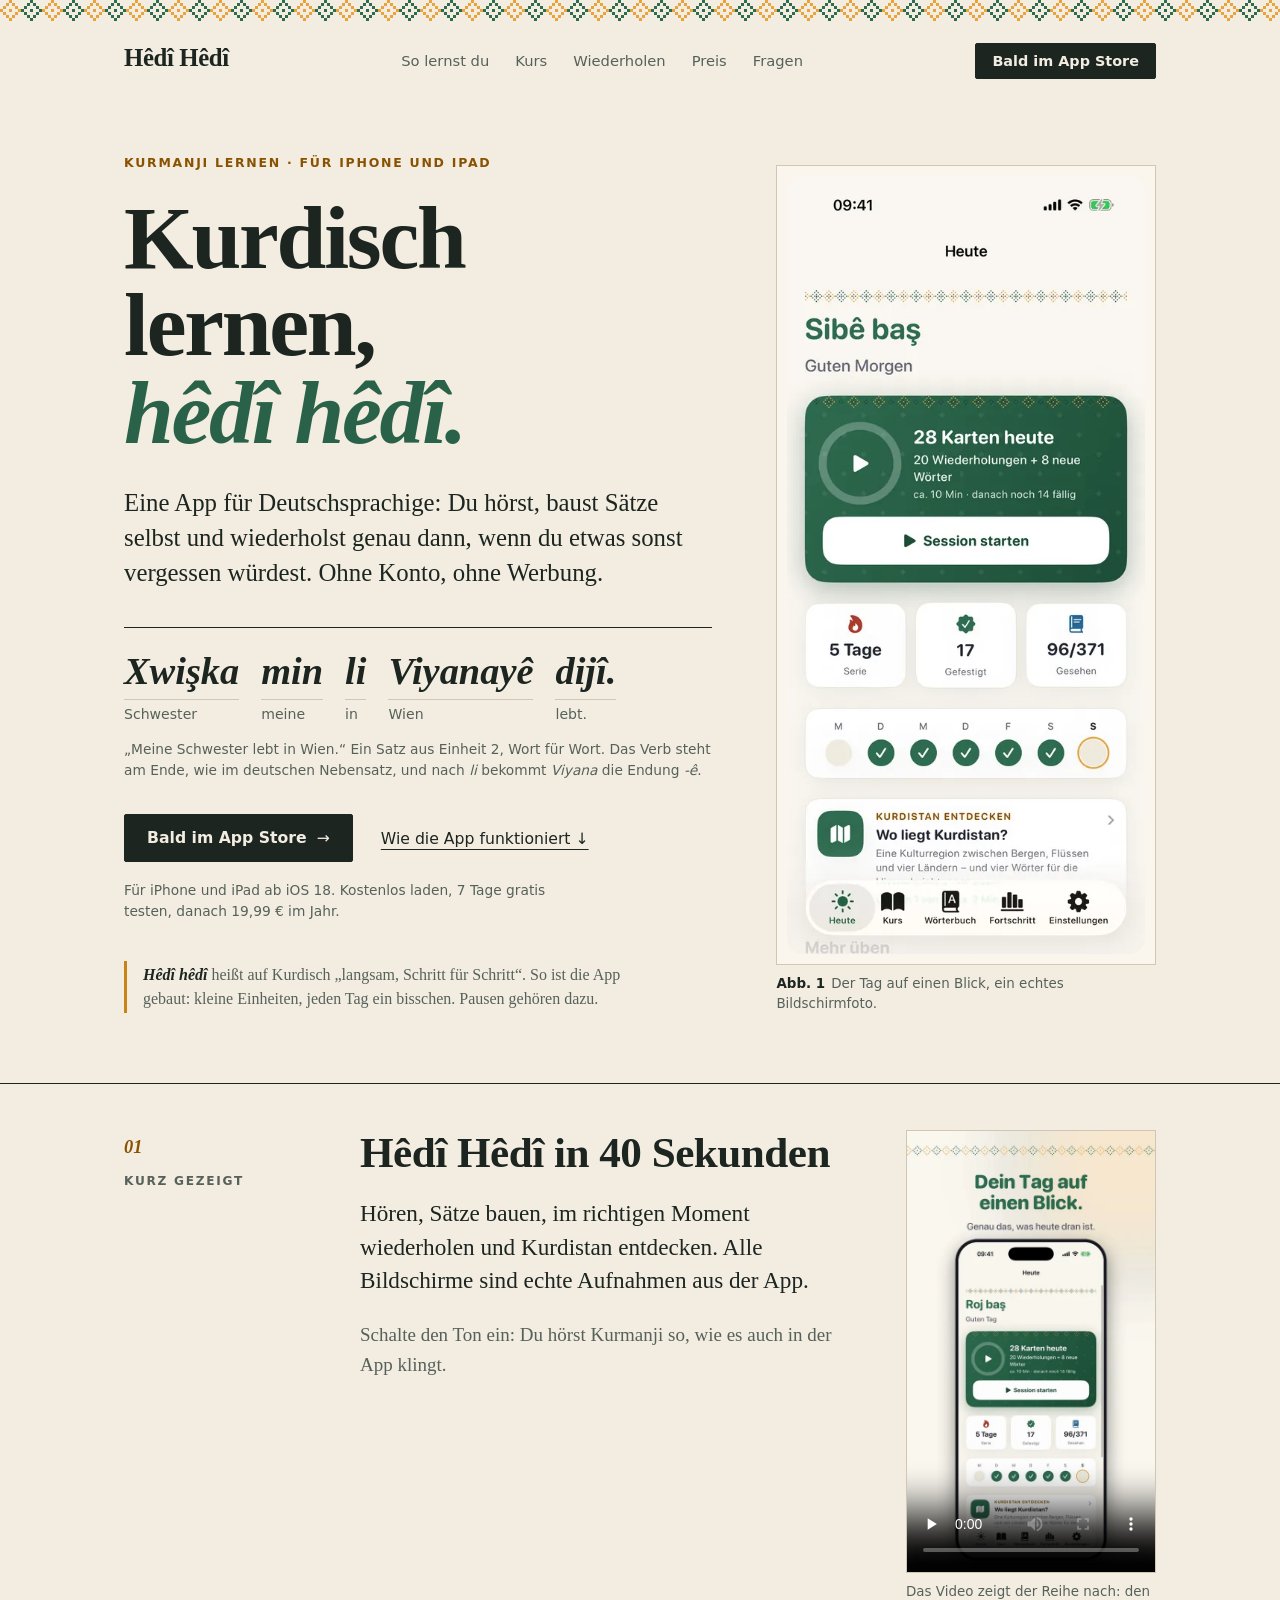
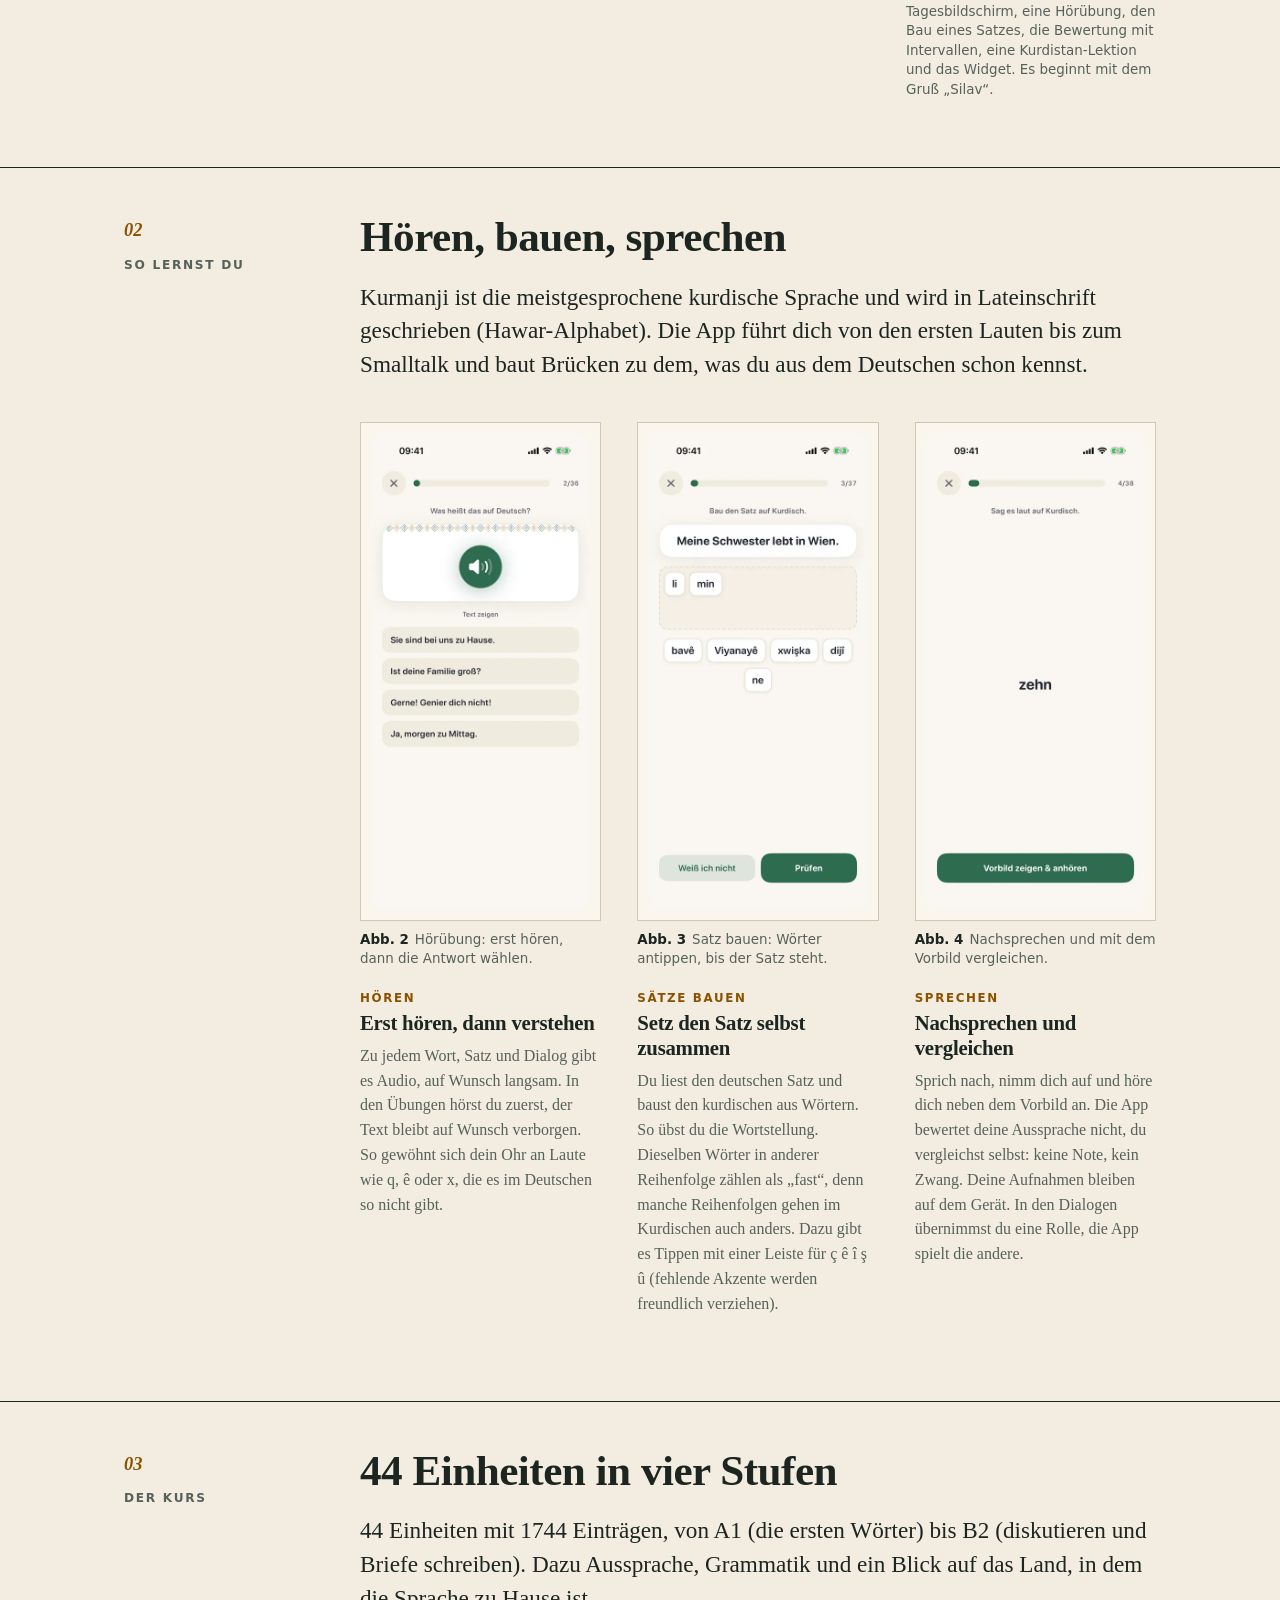
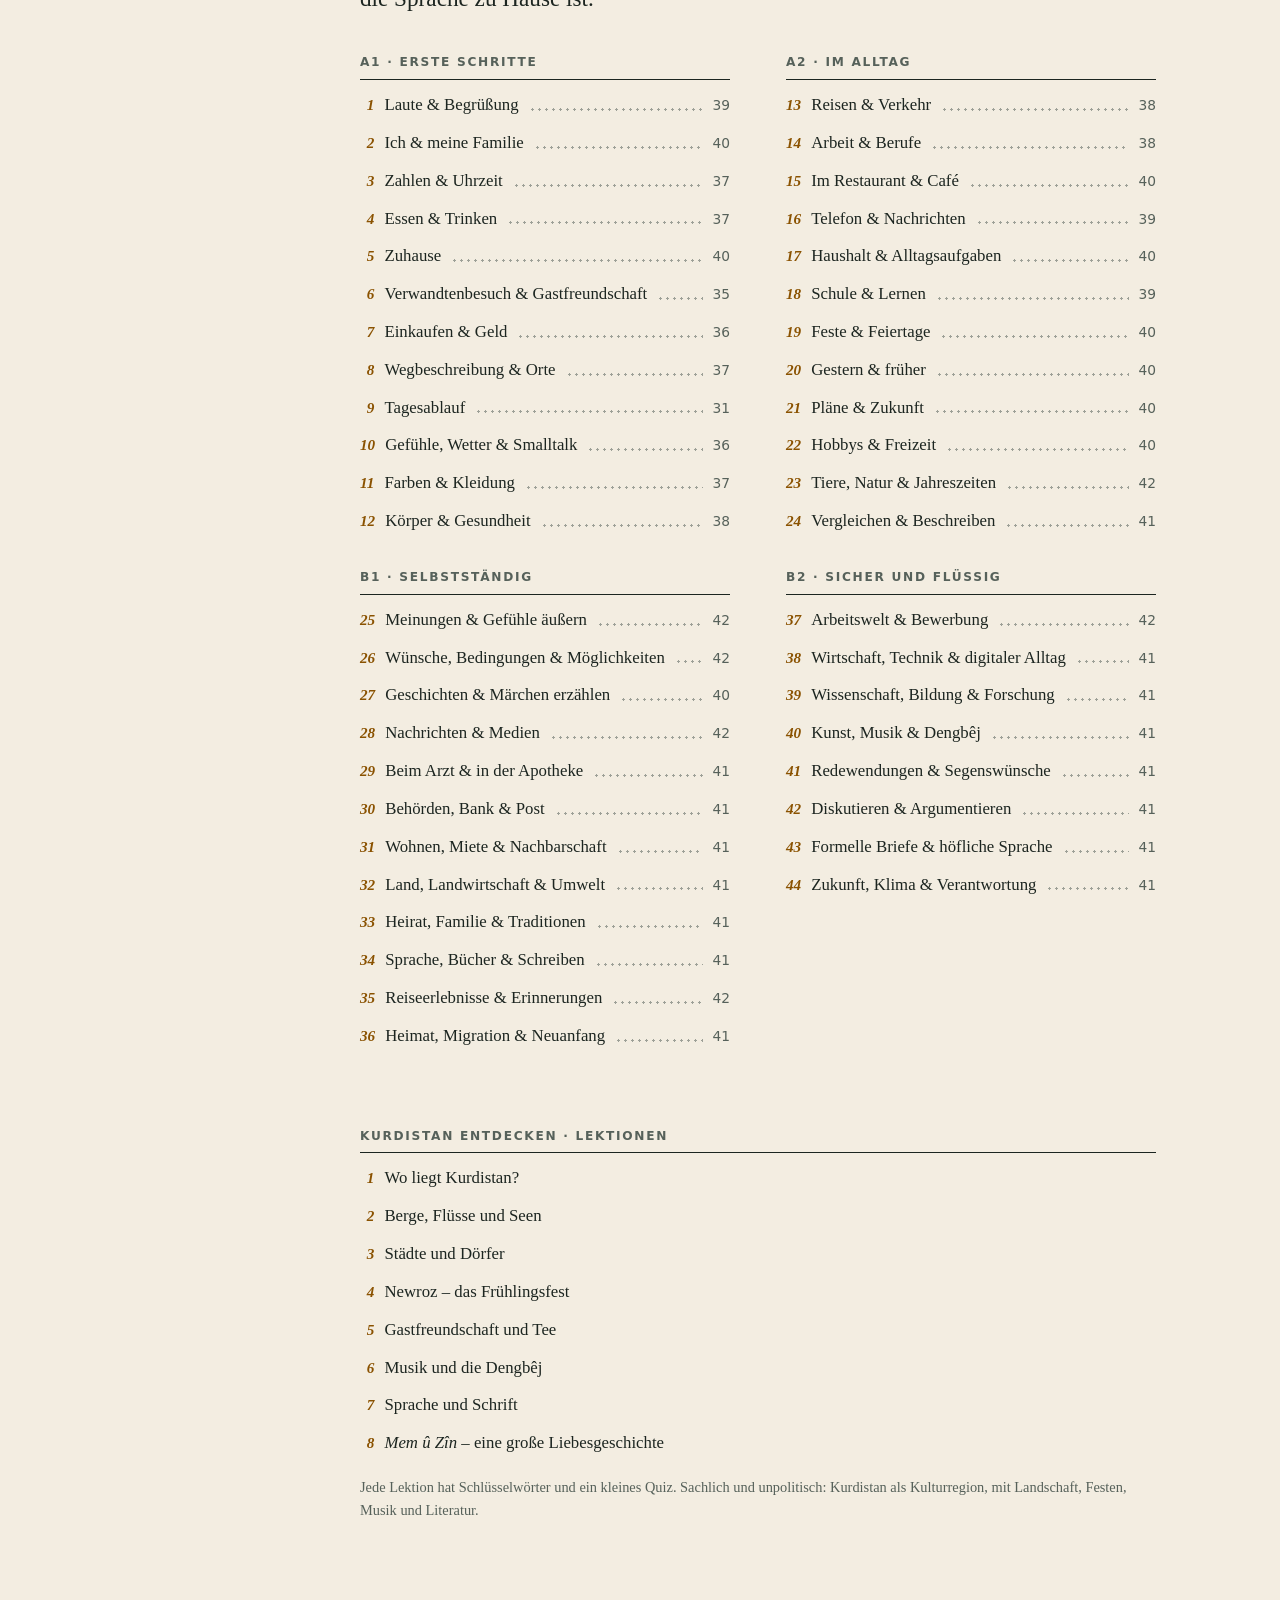
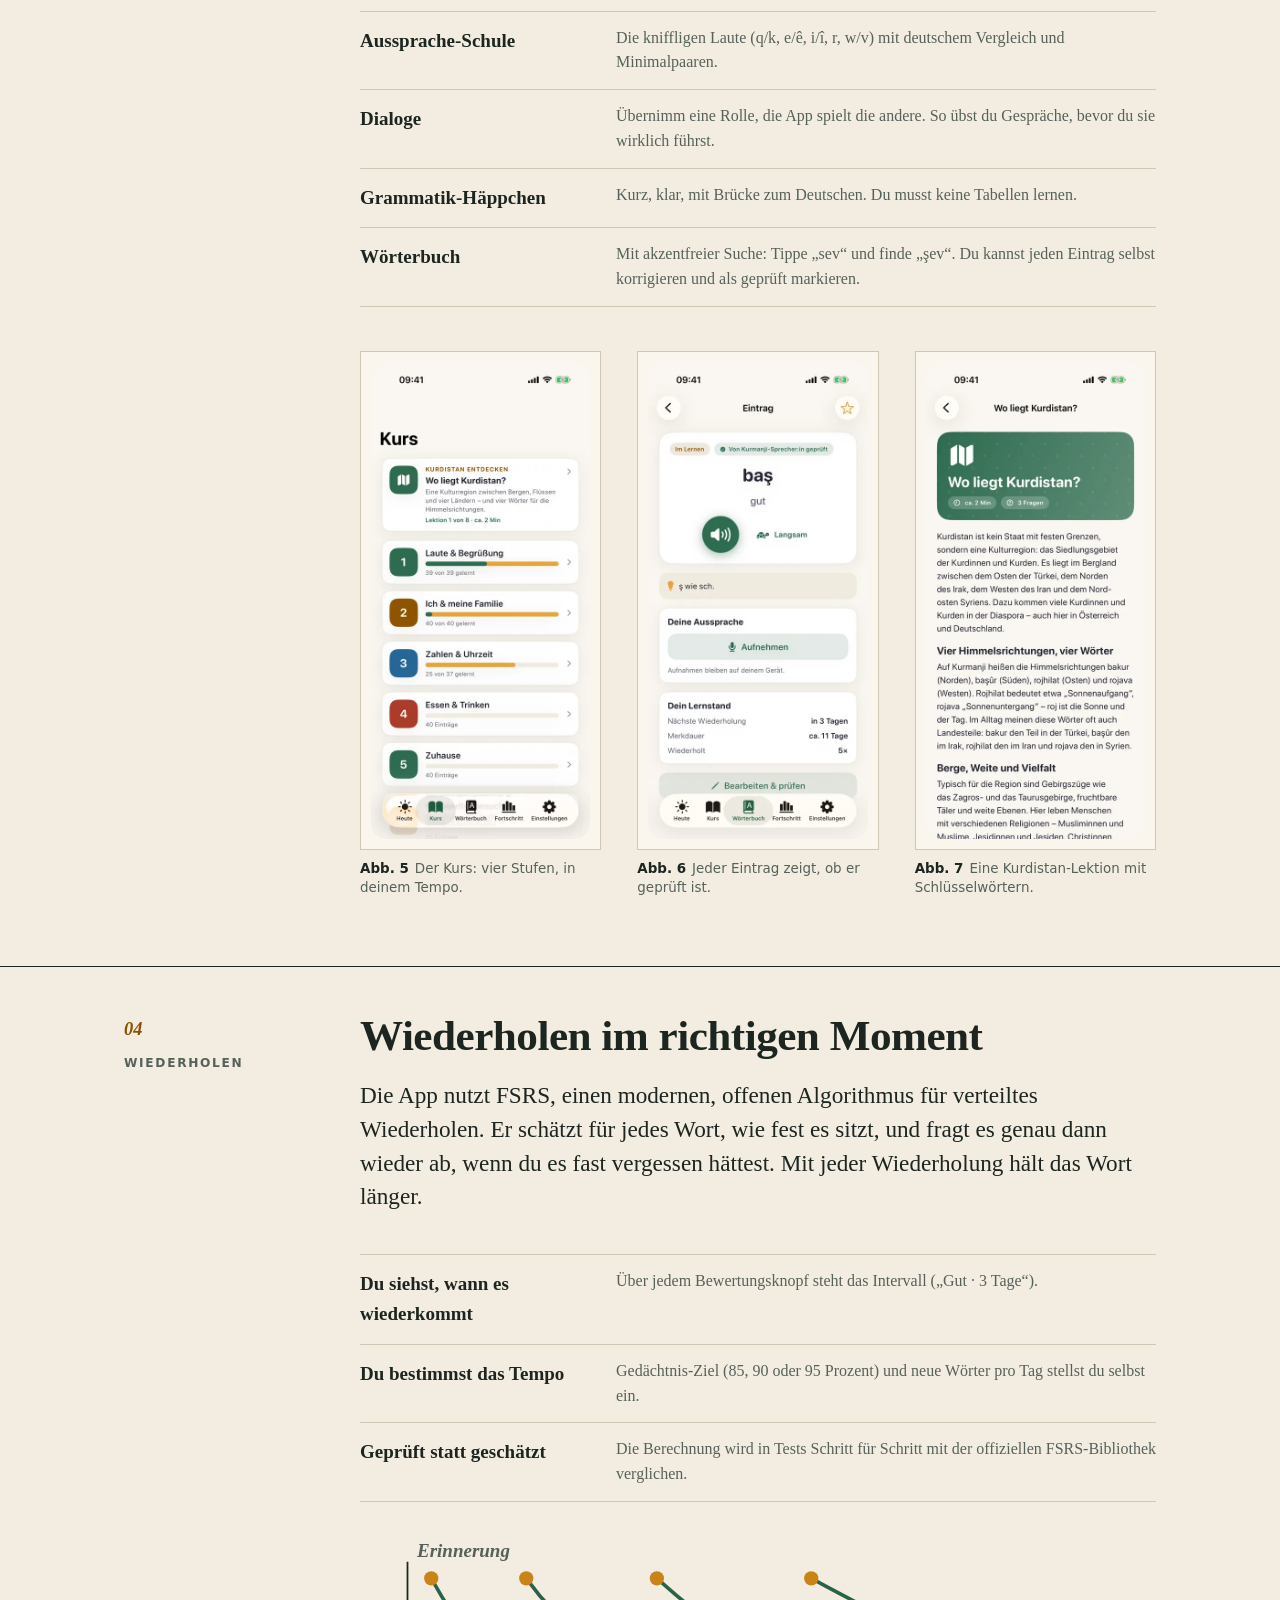
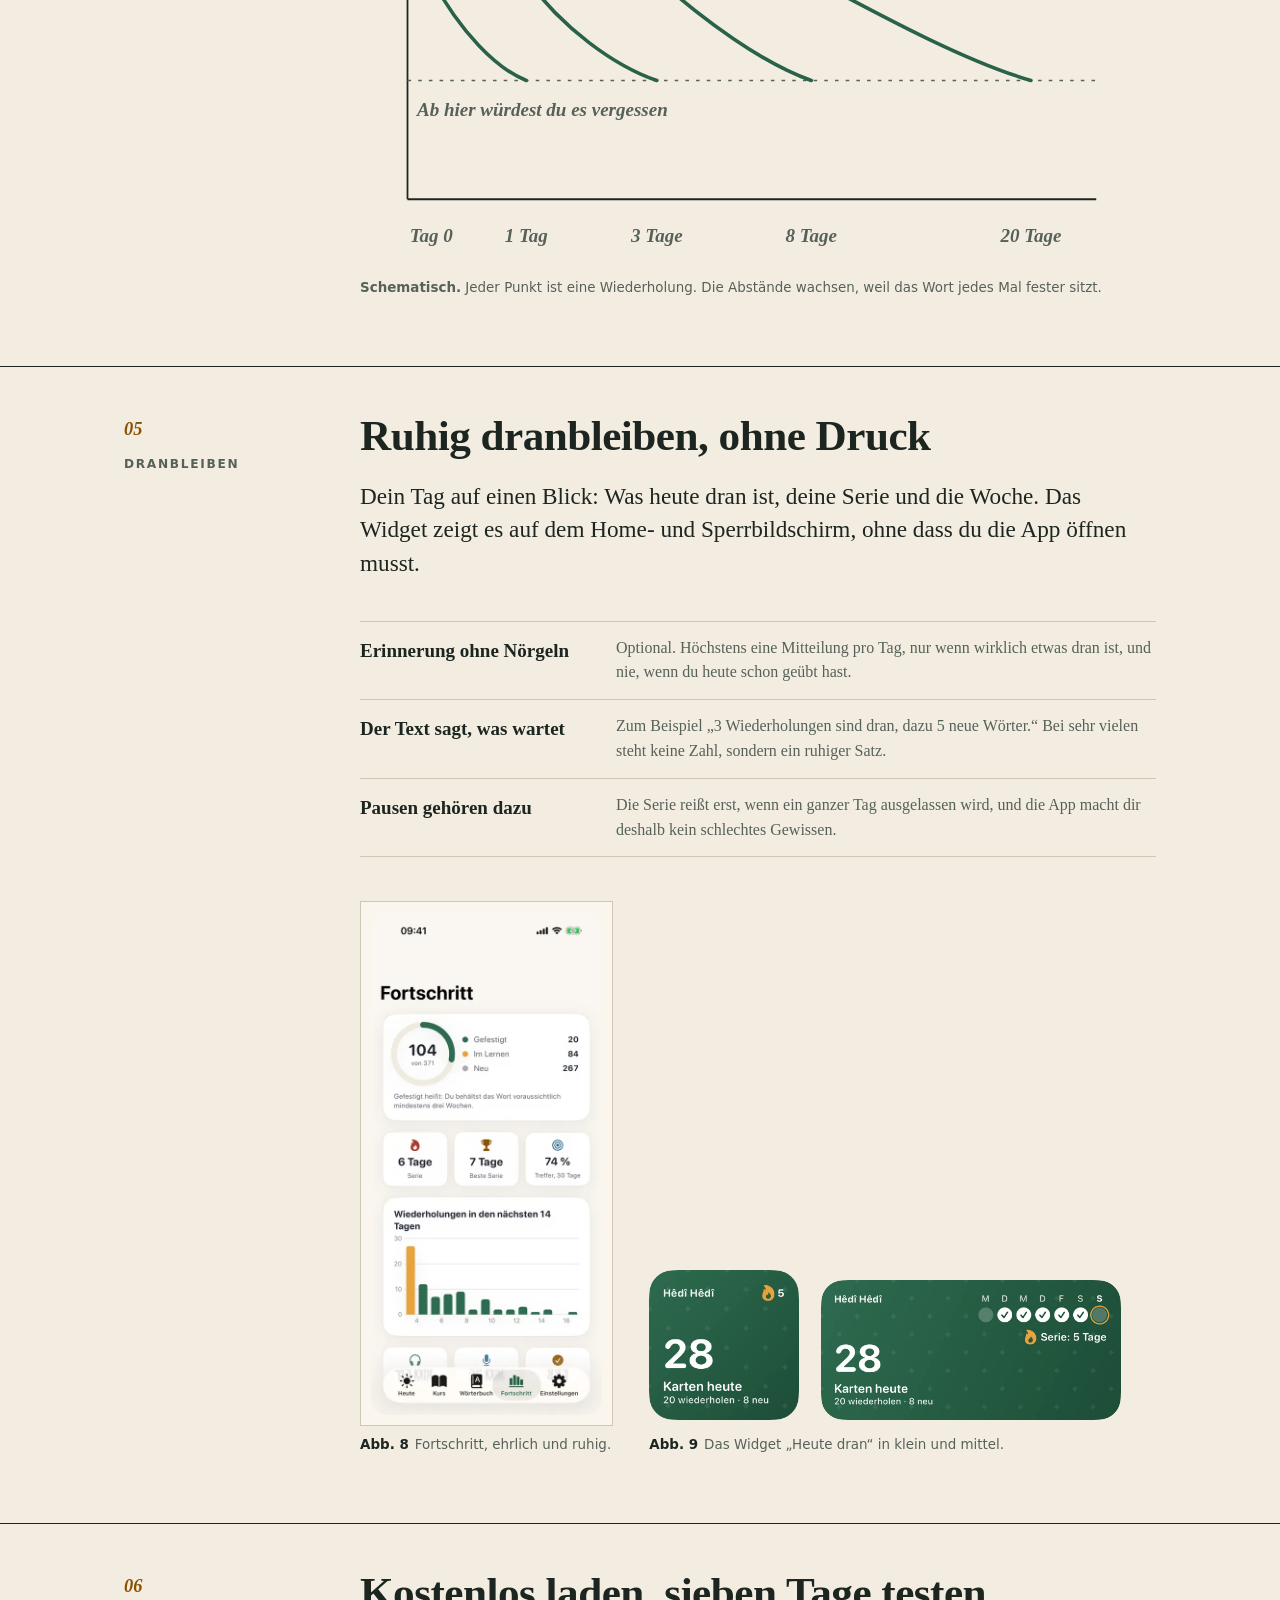
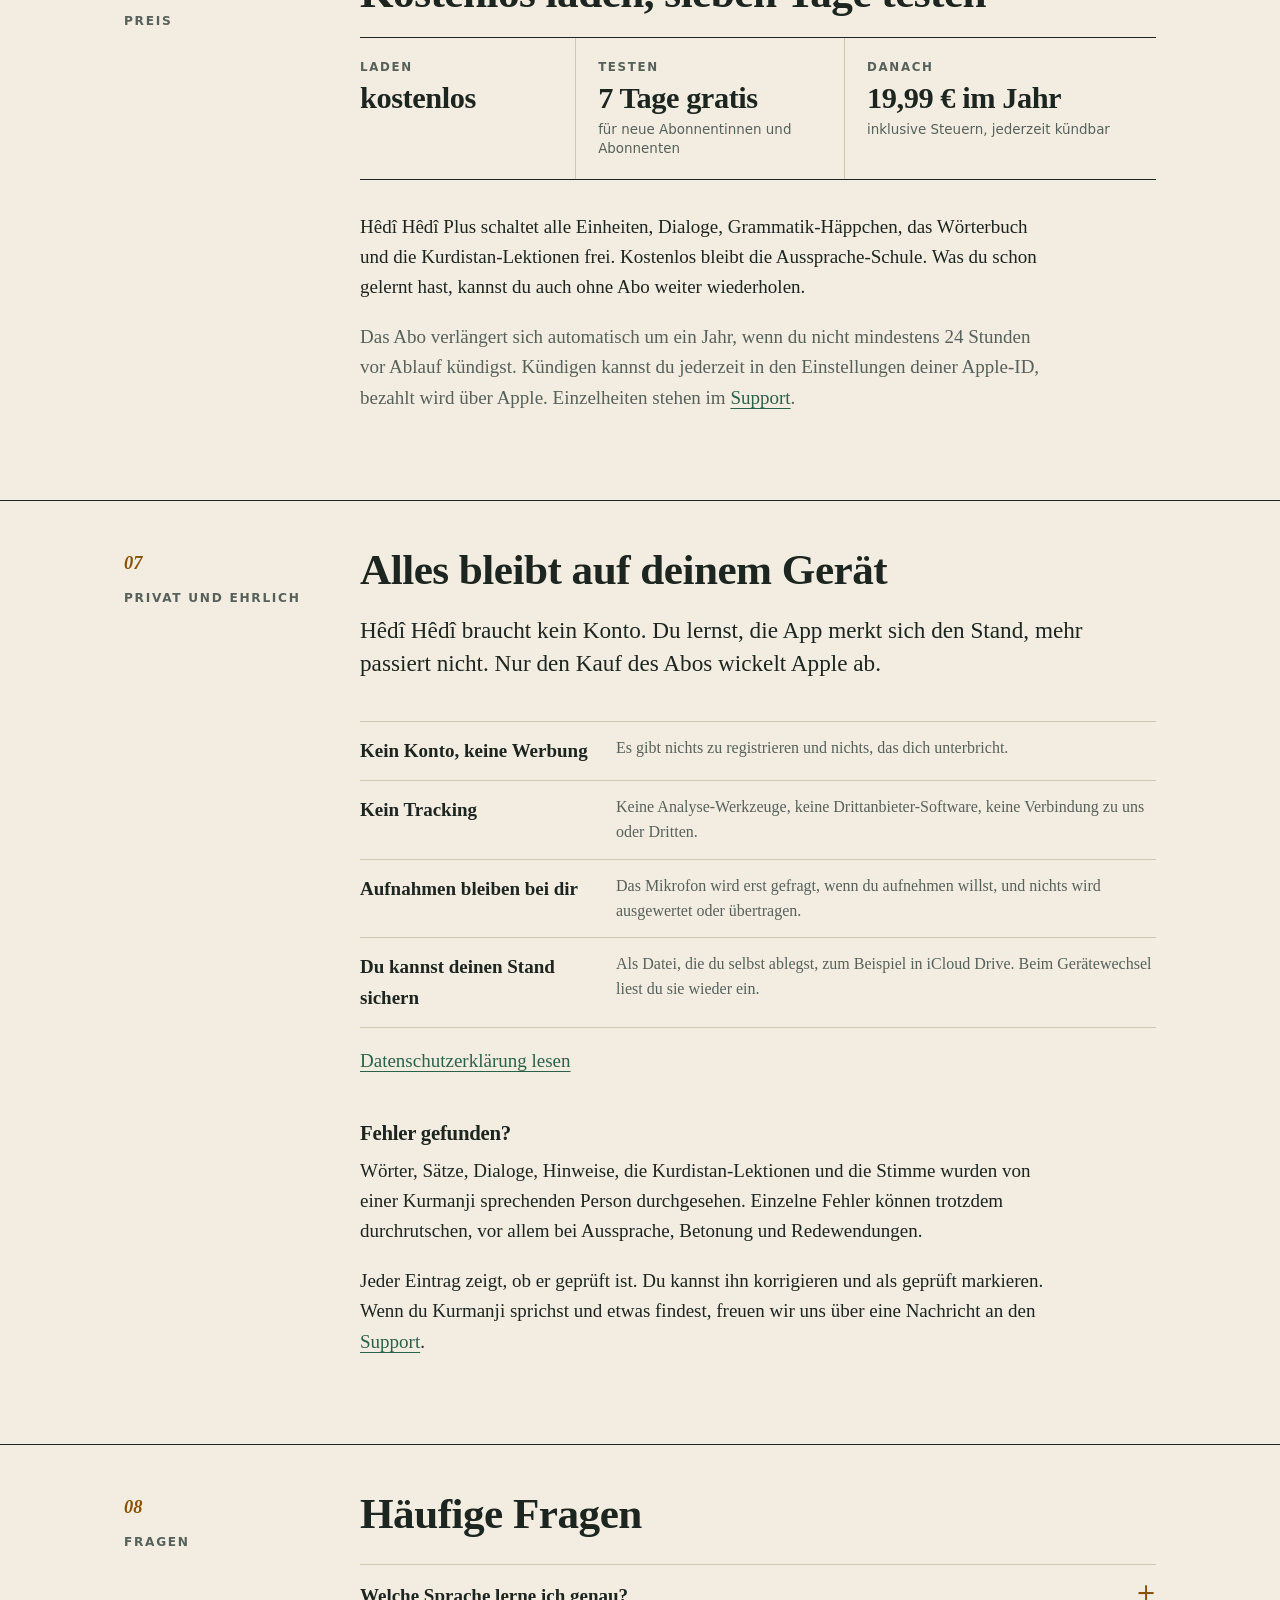
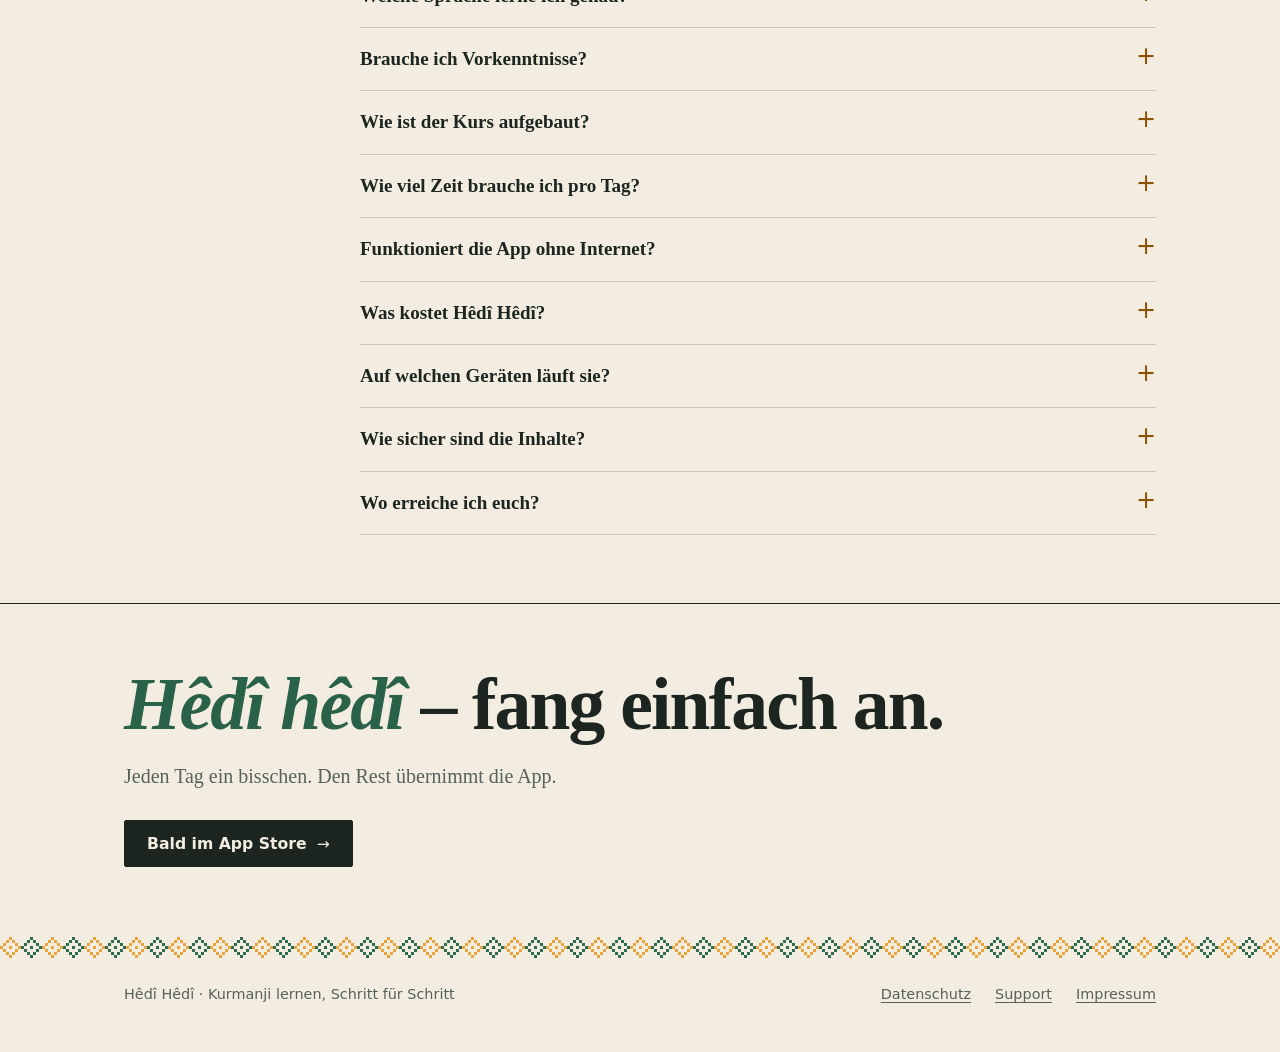
<file: public/index.html>
<!doctype html>
<html lang="de-AT">
<head>
<meta charset="utf-8">
<meta name="viewport" content="width=device-width, initial-scale=1">
<title>Hêdî Hêdî – Kurdisch (Kurmanji) lernen, Schritt für Schritt</title>
<meta name="description" content="Kurmanji hören, sprechen und behalten: die Lern-App für Deutschsprachige. Mit echter Hörübung, Sätze bauen, Kurdistan-Lektionen und Wiederholungen genau im richtigen Moment. Ohne Konto, ohne Werbung, alles bleibt auf deinem Gerät.">
<meta name="theme-color" content="#f3ede1">
<link rel="icon" type="image/png" sizes="32x32" href="bilder/favicon-32.png">
<link rel="apple-touch-icon" href="bilder/apple-touch-icon.png">
<link rel="stylesheet" href="style.css">
<meta property="og:type" content="website">
<meta property="og:locale" content="de_AT">
<meta property="og:title" content="Hêdî Hêdî – Kurdisch lernen, Schritt für Schritt">
<meta property="og:description" content="Kurmanji hören, sprechen und behalten. Für iPhone und iPad. Ohne Konto, ohne Werbung.">
<meta property="og:image" content="bilder/vorschau.png">
<meta name="twitter:card" content="summary_large_image">
<script type="application/ld+json">
{"@context":"https://schema.org","@type":"MobileApplication","name":"Hêdî Hêdî","alternateName":"Hêdî Hêdî: Kurdisch lernen","applicationCategory":"EducationalApplication","operatingSystem":"iOS 18 und neuer (iPhone, iPad)","inLanguage":"de-AT","description":"Kurmanji (Nordkurdisch, Hawar-Lateinschrift) lernen: hören, sprechen, Sätze bauen und im richtigen Moment wiederholen. Ohne Konto, ohne Werbung.","image":"bilder/icon-512.png"}
</script>
</head>
<body>
<a class="sprung" href="#inhalt">Zum Inhalt springen</a>

<div class="borte" aria-hidden="true"></div>
<header class="kopf">
  <div class="wrap">
    <a class="marke" href="./">Hêdî Hêdî</a>
    <nav aria-label="Hauptmenü">
      <a href="#lernen">So lernst du</a>
      <a href="#kurs">Kurs</a>
      <a href="#wiederholen">Wiederholen</a>
      <a href="#preis">Preis</a>
      <a href="#fragen">Fragen</a>
    </nav>
    <a class="knopf klein" data-appstore aria-disabled="true" href="#herunterladen">Bald im App Store</a>
  </div>
</header>

<main id="inhalt">

<section class="titelblatt" aria-labelledby="titel">
  <div class="wrap">
    <div>
      <p class="kopfzeile">Kurmanji lernen · für iPhone und iPad</p>
      <h1 id="titel">Kurdisch lernen, <em>hêdî hêdî.</em></h1>
      <p class="vorwort">Eine App für Deutschsprachige: Du hörst, baust Sätze selbst und wiederholst genau dann, wenn du etwas sonst vergessen würdest. Ohne Konto, ohne Werbung.</p>

      <figure class="gloss" aria-label="Beispielsatz mit Übersetzung unter jedem Wort">
        <div class="worte" lang="kmr">
          <span class="w"><span class="ku">Xwişka</span><span class="de" lang="de">Schwester</span></span>
          <span class="w"><span class="ku">min</span><span class="de" lang="de">meine</span></span>
          <span class="w"><span class="ku">li</span><span class="de" lang="de">in</span></span>
          <span class="w"><span class="ku">Viyanayê</span><span class="de" lang="de">Wien</span></span>
          <span class="w"><span class="ku">dijî.</span><span class="de" lang="de">lebt.</span></span>
        </div>
        <figcaption>„Meine Schwester lebt in Wien.“ Ein Satz aus Einheit 2, Wort für Wort. Das Verb steht am Ende, wie im deutschen Nebensatz, und nach <i lang="kmr">li</i> bekommt <i lang="kmr">Viyana</i> die Endung <i lang="kmr">-ê</i>.</figcaption>
      </figure>

      <div class="aktionen" style="margin-top:34px">
        <a class="knopf" data-appstore aria-disabled="true" href="#herunterladen">Bald im App Store</a>
        <a class="weiter" href="#lernen">Wie die App funktioniert ↓</a>
      </div>
      <p class="klein-print">Für iPhone und iPad ab iOS 18. Kostenlos laden, 7 Tage gratis testen, danach 19,99 € im Jahr.</p>
      <p class="randnotiz"><strong>Hêdî hêdî</strong> heißt auf Kurdisch „langsam, Schritt für Schritt“. So ist die App gebaut: kleine Einheiten, jeden Tag ein bisschen. Pausen gehören dazu.</p>
    </div>
    <figure class="abb">
      <div class="bild"><img src="bilder/heute-800.webp" srcset="bilder/heute-480.webp 480w, bilder/heute-800.webp 800w" sizes="(max-width: 900px) 320px, 340px" width="800" height="1739"
             alt="Der Tagesbildschirm der App: „Sibê baş“, 28 Karten heute, die Serie von 5 Tagen und die Wochenübersicht."></div>
      <figcaption><b>Abb. 1</b>Der Tag auf einen Blick, ein echtes Bildschirmfoto.</figcaption>
    </figure>
  </div>
</section>

<section class="abschnitt" id="video" aria-labelledby="video-titel">
  <div class="wrap zeile">
    <div class="rand"><span class="nr">01</span><span class="thema">Kurz gezeigt</span></div>
    <div class="haupt film">
      <div>
        <h2 id="video-titel">Hêdî Hêdî in 40 Sekunden</h2>
        <p class="lead">Hören, Sätze bauen, im richtigen Moment wiederholen und Kurdistan entdecken. Alle Bildschirme sind echte Aufnahmen aus der App.</p>
        <p class="sanft">Schalte den Ton ein: Du hörst Kurmanji so, wie es auch in der App klingt.</p>
      </div>
      <figure>
        <div class="bild"><video controls playsinline preload="none" poster="bilder/promo-poster.webp" width="540" height="960" aria-describedby="video-text">
          <source src="video/hedi-hedi-promo.mp4" type="video/mp4">
          Dein Browser zeigt das Video nicht an. <a href="video/hedi-hedi-promo.mp4">Video herunterladen</a> (MP4, 5 MB).
        </video></div>
        <figcaption id="video-text" class="abb" style="font:.84rem/1.45 var(--sans);color:var(--sanft);margin-top:9px">Das Video zeigt der Reihe nach: den Tagesbildschirm, eine Hörübung, den Bau eines Satzes, die Bewertung mit Intervallen, eine Kurdistan-Lektion und das Widget. Es beginnt mit dem Gruß „Silav“.</figcaption>
      </figure>
    </div>
  </div>
</section>

<section class="abschnitt" id="lernen" aria-labelledby="lernen-titel">
  <div class="wrap zeile">
    <div class="rand"><span class="nr">02</span><span class="thema">So lernst du</span></div>
    <div class="haupt">
      <h2 id="lernen-titel">Hören, bauen, sprechen</h2>
      <p class="lead">Kurmanji ist die meistgesprochene kurdische Sprache und wird in Lateinschrift geschrieben (Hawar-Alphabet). Die App führt dich von den ersten Lauten bis zum Smalltalk und baut Brücken zu dem, was du aus dem Deutschen schon kennst.</p>

      <div class="drei">
        <div>
          <figure class="abb">
            <div class="bild"><img src="bilder/hoeren-480.webp" srcset="bilder/hoeren-480.webp 480w, bilder/hoeren-800.webp 800w" sizes="(max-width: 900px) 300px, 260px" width="480" height="1044" loading="lazy"
              alt="Eine Hörübung: ein großer Lautsprecher-Knopf und vier deutsche Antworten zur Auswahl."></div>
            <figcaption><b>Abb. 2</b>Hörübung: erst hören, dann die Antwort wählen.</figcaption>
          </figure>
          <span class="kuerzel">Hören</span>
          <h3>Erst hören, dann verstehen</h3>
          <p>Zu jedem Wort, Satz und Dialog gibt es Audio, auf Wunsch langsam. In den Übungen hörst du zuerst, der Text bleibt auf Wunsch verborgen. So gewöhnt sich dein Ohr an Laute wie q, ê oder x, die es im Deutschen so nicht gibt.</p>
        </div>
        <div>
          <figure class="abb">
            <div class="bild"><img src="bilder/satz-bauen-480.webp" srcset="bilder/satz-bauen-480.webp 480w, bilder/satz-bauen-800.webp 800w" sizes="(max-width: 900px) 300px, 260px" width="480" height="1044" loading="lazy"
              alt="Die Übung „Satz bauen“: oben der deutsche Satz „Meine Schwester lebt in Wien“, darunter zwei bereits gesetzte kurdische Wörter und die übrigen Wörter zum Antippen."></div>
            <figcaption><b>Abb. 3</b>Satz bauen: Wörter antippen, bis der Satz steht.</figcaption>
          </figure>
          <span class="kuerzel">Sätze bauen</span>
          <h3>Setz den Satz selbst zusammen</h3>
          <p>Du liest den deutschen Satz und baust den kurdischen aus Wörtern. So übst du die Wortstellung. Dieselben Wörter in anderer Reihenfolge zählen als „fast“, denn manche Reihenfolgen gehen im Kurdischen auch anders. Dazu gibt es Tippen mit einer Leiste für ç ê î ş û (fehlende Akzente werden freundlich verziehen).</p>
        </div>
        <div>
          <figure class="abb">
            <div class="bild"><img src="bilder/sprechen-480.webp" srcset="bilder/sprechen-480.webp 480w, bilder/sprechen-800.webp 800w" sizes="(max-width: 900px) 300px, 260px" width="480" height="1044" loading="lazy"
              alt="Die Sprechübung: ein deutsches Wort, der Knopf „Vorbild zeigen und anhören“ und die Möglichkeit, sich selbst aufzunehmen."></div>
            <figcaption><b>Abb. 4</b>Nachsprechen und mit dem Vorbild vergleichen.</figcaption>
          </figure>
          <span class="kuerzel">Sprechen</span>
          <h3>Nachsprechen und vergleichen</h3>
          <p>Sprich nach, nimm dich auf und höre dich neben dem Vorbild an. Die App bewertet deine Aussprache nicht, du vergleichst selbst: keine Note, kein Zwang. Deine Aufnahmen bleiben auf dem Gerät. In den Dialogen übernimmst du eine Rolle, die App spielt die andere.</p>
        </div>
      </div>
    </div>
  </div>
</section>

<section class="abschnitt" id="kurs" aria-labelledby="kurs-titel">
  <div class="wrap zeile">
    <div class="rand"><span class="nr">03</span><span class="thema">Der Kurs</span></div>
    <div class="haupt">
      <h2 id="kurs-titel">44 Einheiten in vier Stufen</h2>
      <p class="lead">44 Einheiten mit 1744 Einträgen, von A1 (die ersten Wörter) bis B2 (diskutieren und Briefe schreiben). Dazu Aussprache, Grammatik und ein Blick auf das Land, in dem die Sprache zu Hause ist.</p>

      <div class="stufen">
        <div>
          <p class="verz-titel">A1 · Erste Schritte</p>
          <ol class="verz" aria-label="Einheiten der Stufe A1">
            <li><span class="n">1</span><span>Laute &amp; Begrüßung</span><span class="p" aria-hidden="true"></span><span class="z">39</span></li>
            <li><span class="n">2</span><span>Ich &amp; meine Familie</span><span class="p" aria-hidden="true"></span><span class="z">40</span></li>
            <li><span class="n">3</span><span>Zahlen &amp; Uhrzeit</span><span class="p" aria-hidden="true"></span><span class="z">37</span></li>
            <li><span class="n">4</span><span>Essen &amp; Trinken</span><span class="p" aria-hidden="true"></span><span class="z">37</span></li>
            <li><span class="n">5</span><span>Zuhause</span><span class="p" aria-hidden="true"></span><span class="z">40</span></li>
            <li><span class="n">6</span><span>Verwandtenbesuch &amp; Gastfreundschaft</span><span class="p" aria-hidden="true"></span><span class="z">35</span></li>
            <li><span class="n">7</span><span>Einkaufen &amp; Geld</span><span class="p" aria-hidden="true"></span><span class="z">36</span></li>
            <li><span class="n">8</span><span>Wegbeschreibung &amp; Orte</span><span class="p" aria-hidden="true"></span><span class="z">37</span></li>
            <li><span class="n">9</span><span>Tagesablauf</span><span class="p" aria-hidden="true"></span><span class="z">31</span></li>
            <li><span class="n">10</span><span>Gefühle, Wetter &amp; Smalltalk</span><span class="p" aria-hidden="true"></span><span class="z">36</span></li>
            <li><span class="n">11</span><span>Farben &amp; Kleidung</span><span class="p" aria-hidden="true"></span><span class="z">37</span></li>
            <li><span class="n">12</span><span>Körper &amp; Gesundheit</span><span class="p" aria-hidden="true"></span><span class="z">38</span></li>
          </ol>
        </div>
        <div>
          <p class="verz-titel">A2 · Im Alltag</p>
          <ol class="verz" aria-label="Einheiten der Stufe A2">
            <li><span class="n">13</span><span>Reisen &amp; Verkehr</span><span class="p" aria-hidden="true"></span><span class="z">38</span></li>
            <li><span class="n">14</span><span>Arbeit &amp; Berufe</span><span class="p" aria-hidden="true"></span><span class="z">38</span></li>
            <li><span class="n">15</span><span>Im Restaurant &amp; Café</span><span class="p" aria-hidden="true"></span><span class="z">40</span></li>
            <li><span class="n">16</span><span>Telefon &amp; Nachrichten</span><span class="p" aria-hidden="true"></span><span class="z">39</span></li>
            <li><span class="n">17</span><span>Haushalt &amp; Alltagsaufgaben</span><span class="p" aria-hidden="true"></span><span class="z">40</span></li>
            <li><span class="n">18</span><span>Schule &amp; Lernen</span><span class="p" aria-hidden="true"></span><span class="z">39</span></li>
            <li><span class="n">19</span><span>Feste &amp; Feiertage</span><span class="p" aria-hidden="true"></span><span class="z">40</span></li>
            <li><span class="n">20</span><span>Gestern &amp; früher</span><span class="p" aria-hidden="true"></span><span class="z">40</span></li>
            <li><span class="n">21</span><span>Pläne &amp; Zukunft</span><span class="p" aria-hidden="true"></span><span class="z">40</span></li>
            <li><span class="n">22</span><span>Hobbys &amp; Freizeit</span><span class="p" aria-hidden="true"></span><span class="z">40</span></li>
            <li><span class="n">23</span><span>Tiere, Natur &amp; Jahreszeiten</span><span class="p" aria-hidden="true"></span><span class="z">42</span></li>
            <li><span class="n">24</span><span>Vergleichen &amp; Beschreiben</span><span class="p" aria-hidden="true"></span><span class="z">41</span></li>
          </ol>
        </div>
        <div>
          <p class="verz-titel">B1 · Selbstständig</p>
          <ol class="verz" aria-label="Einheiten der Stufe B1">
            <li><span class="n">25</span><span>Meinungen &amp; Gefühle äußern</span><span class="p" aria-hidden="true"></span><span class="z">42</span></li>
            <li><span class="n">26</span><span>Wünsche, Bedingungen &amp; Möglichkeiten</span><span class="p" aria-hidden="true"></span><span class="z">42</span></li>
            <li><span class="n">27</span><span>Geschichten &amp; Märchen erzählen</span><span class="p" aria-hidden="true"></span><span class="z">40</span></li>
            <li><span class="n">28</span><span>Nachrichten &amp; Medien</span><span class="p" aria-hidden="true"></span><span class="z">42</span></li>
            <li><span class="n">29</span><span>Beim Arzt &amp; in der Apotheke</span><span class="p" aria-hidden="true"></span><span class="z">41</span></li>
            <li><span class="n">30</span><span>Behörden, Bank &amp; Post</span><span class="p" aria-hidden="true"></span><span class="z">41</span></li>
            <li><span class="n">31</span><span>Wohnen, Miete &amp; Nachbarschaft</span><span class="p" aria-hidden="true"></span><span class="z">41</span></li>
            <li><span class="n">32</span><span>Land, Landwirtschaft &amp; Umwelt</span><span class="p" aria-hidden="true"></span><span class="z">41</span></li>
            <li><span class="n">33</span><span>Heirat, Familie &amp; Traditionen</span><span class="p" aria-hidden="true"></span><span class="z">41</span></li>
            <li><span class="n">34</span><span>Sprache, Bücher &amp; Schreiben</span><span class="p" aria-hidden="true"></span><span class="z">41</span></li>
            <li><span class="n">35</span><span>Reiseerlebnisse &amp; Erinnerungen</span><span class="p" aria-hidden="true"></span><span class="z">42</span></li>
            <li><span class="n">36</span><span>Heimat, Migration &amp; Neuanfang</span><span class="p" aria-hidden="true"></span><span class="z">41</span></li>
          </ol>
        </div>
        <div>
          <p class="verz-titel">B2 · Sicher und flüssig</p>
          <ol class="verz" aria-label="Einheiten der Stufe B2">
            <li><span class="n">37</span><span>Arbeitswelt &amp; Bewerbung</span><span class="p" aria-hidden="true"></span><span class="z">42</span></li>
            <li><span class="n">38</span><span>Wirtschaft, Technik &amp; digitaler Alltag</span><span class="p" aria-hidden="true"></span><span class="z">41</span></li>
            <li><span class="n">39</span><span>Wissenschaft, Bildung &amp; Forschung</span><span class="p" aria-hidden="true"></span><span class="z">41</span></li>
            <li><span class="n">40</span><span>Kunst, Musik &amp; Dengbêj</span><span class="p" aria-hidden="true"></span><span class="z">41</span></li>
            <li><span class="n">41</span><span>Redewendungen &amp; Segenswünsche</span><span class="p" aria-hidden="true"></span><span class="z">41</span></li>
            <li><span class="n">42</span><span>Diskutieren &amp; Argumentieren</span><span class="p" aria-hidden="true"></span><span class="z">41</span></li>
            <li><span class="n">43</span><span>Formelle Briefe &amp; höfliche Sprache</span><span class="p" aria-hidden="true"></span><span class="z">41</span></li>
            <li><span class="n">44</span><span>Zukunft, Klima &amp; Verantwortung</span><span class="p" aria-hidden="true"></span><span class="z">41</span></li>
          </ol>
        </div>
      </div>
      <div class="stufen lektionen">
        <div>
          <p class="verz-titel">Kurdistan entdecken · Lektionen</p>
          <ol class="verz" aria-label="Die acht Kurdistan-Lektionen">
            <li><span class="n">1</span><span>Wo liegt Kurdistan?</span></li>
            <li><span class="n">2</span><span>Berge, Flüsse und Seen</span></li>
            <li><span class="n">3</span><span>Städte und Dörfer</span></li>
            <li><span class="n">4</span><span>Newroz – das Frühlingsfest</span></li>
            <li><span class="n">5</span><span>Gastfreundschaft und Tee</span></li>
            <li><span class="n">6</span><span>Musik und die Dengbêj</span></li>
            <li><span class="n">7</span><span>Sprache und Schrift</span></li>
            <li><span class="n">8</span><span><i lang="kmr">Mem û Zîn</i> – eine große Liebesgeschichte</span></li>
          </ol>
          <p class="sanft klein" style="margin-top:14px">Jede Lektion hat Schlüsselwörter und ein kleines Quiz. Sachlich und unpolitisch: Kurdistan als Kulturregion, mit Landschaft, Festen, Musik und Literatur.</p>
        </div>
      </div>

      <dl class="begriffe">
        <div><dt>Aussprache-Schule</dt><dd>Die kniffligen Laute (q/k, e/ê, i/î, r, w/v) mit deutschem Vergleich und Minimalpaaren.</dd></div>
        <div><dt>Dialoge</dt><dd>Übernimm eine Rolle, die App spielt die andere. So übst du Gespräche, bevor du sie wirklich führst.</dd></div>
        <div><dt>Grammatik-Häppchen</dt><dd>Kurz, klar, mit Brücke zum Deutschen. Du musst keine Tabellen lernen.</dd></div>
        <div><dt>Wörterbuch</dt><dd>Mit akzentfreier Suche: Tippe „sev“ und finde „şev“. Du kannst jeden Eintrag selbst korrigieren und als geprüft markieren.</dd></div>
      </dl>

      <div class="abb-paar">
        <figure class="abb">
          <div class="bild"><img src="bilder/kurs-480.webp" srcset="bilder/kurs-480.webp 480w, bilder/kurs-800.webp 800w" sizes="(max-width: 900px) 300px, 260px" width="480" height="1044" loading="lazy"
            alt="Die Kursübersicht mit den Einheiten und dem Fortschritt in jeder."></div>
          <figcaption><b>Abb. 5</b>Der Kurs: vier Stufen, in deinem Tempo.</figcaption>
        </figure>
        <figure class="abb">
          <div class="bild"><img src="bilder/eintrag-480.webp" srcset="bilder/eintrag-480.webp 480w, bilder/eintrag-800.webp 800w" sizes="(max-width: 900px) 300px, 260px" width="480" height="1044" loading="lazy"
            alt="Ein Wörterbucheintrag mit dem Siegel „Von Kurmanji-Sprecher:in geprüft“, Audio, Aussprache-Aufnahme und deinem Lernstand."></div>
          <figcaption><b>Abb. 6</b>Jeder Eintrag zeigt, ob er geprüft ist.</figcaption>
        </figure>
        <figure class="abb">
          <div class="bild"><img src="bilder/kurdistan-480.webp" srcset="bilder/kurdistan-480.webp 480w, bilder/kurdistan-800.webp 800w" sizes="(max-width: 900px) 300px, 260px" width="480" height="1044" loading="lazy"
            alt="Die Lektion „Wo liegt Kurdistan?“ mit Text über die Himmelsrichtungen und Schlüsselwörtern."></div>
          <figcaption><b>Abb. 7</b>Eine Kurdistan-Lektion mit Schlüsselwörtern.</figcaption>
        </figure>
      </div>
    </div>
  </div>
</section>

<section class="abschnitt" id="wiederholen" aria-labelledby="wh-titel">
  <div class="wrap zeile">
    <div class="rand"><span class="nr">04</span><span class="thema">Wiederholen</span></div>
    <div class="haupt">
      <h2 id="wh-titel">Wiederholen im richtigen Moment</h2>
      <p class="lead">Die App nutzt FSRS, einen modernen, offenen Algorithmus für verteiltes Wiederholen. Er schätzt für jedes Wort, wie fest es sitzt, und fragt es genau dann wieder ab, wenn du es fast vergessen hättest. Mit jeder Wiederholung hält das Wort länger.</p>
      <dl class="begriffe">
        <div><dt>Du siehst, wann es wiederkommt</dt><dd>Über jedem Bewertungsknopf steht das Intervall („Gut · 3 Tage“).</dd></div>
        <div><dt>Du bestimmst das Tempo</dt><dd>Gedächtnis-Ziel (85, 90 oder 95 Prozent) und neue Wörter pro Tag stellst du selbst ein.</dd></div>
        <div><dt>Geprüft statt geschätzt</dt><dd>Die Berechnung wird in Tests Schritt für Schritt mit der offiziellen FSRS-Bibliothek verglichen.</dd></div>
      </dl>
      <figure class="diagramm">
        <svg viewBox="0 0 640 280" role="img" aria-labelledby="dia-t dia-d">
          <title id="dia-t">Schematische Vergessenskurve mit Wiederholungen</title>
          <desc id="dia-d">Die Erinnerung sinkt nach dem Lernen. Wird das Wort kurz vor dem Vergessen wiederholt, springt sie wieder nach oben und sinkt danach langsamer. Die Abstände zwischen den Wiederholungen werden größer: nach 1 Tag, 3 Tagen, 8 Tagen und 20 Tagen.</desc>
          <line class="achse" x1="40" y1="220" x2="620" y2="220" stroke-width="1.5"/>
          <line class="achse" x1="40" y1="20" x2="40" y2="220" stroke-width="1.5"/>
          <line class="kurve-leise" x1="40" y1="120" x2="620" y2="120" stroke-width="1.2" stroke-dasharray="3 6"/>
          <text x="48" y="150">Ab hier würdest du es vergessen</text>
          <path class="kurve" fill="none" stroke-width="3" stroke-linecap="round" d="M60,34 C85,80 115,110 140,120 M140,34 C170,76 215,108 250,120 M250,34 C290,70 340,106 380,120 M380,34 C440,66 510,104 565,120"/>
          <g class="punkt"><circle cx="60" cy="34" r="6"/><circle cx="140" cy="34" r="6"/><circle cx="250" cy="34" r="6"/><circle cx="380" cy="34" r="6"/></g>
          <g text-anchor="middle"><text x="60" y="256">Tag 0</text><text x="140" y="256">1 Tag</text><text x="250" y="256">3 Tage</text><text x="380" y="256">8 Tage</text><text x="565" y="256">20 Tage</text></g>
          <text x="48" y="16">Erinnerung</text>
        </svg>
        <figcaption><b>Schematisch.</b> Jeder Punkt ist eine Wiederholung. Die Abstände wachsen, weil das Wort jedes Mal fester sitzt.</figcaption>
      </figure>
    </div>
  </div>
</section>

<section class="abschnitt" id="dranbleiben" aria-labelledby="ruhig-titel">
  <div class="wrap zeile">
    <div class="rand"><span class="nr">05</span><span class="thema">Dranbleiben</span></div>
    <div class="haupt">
      <h2 id="ruhig-titel">Ruhig dranbleiben, ohne Druck</h2>
      <p class="lead">Dein Tag auf einen Blick: Was heute dran ist, deine Serie und die Woche. Das Widget zeigt es auf dem Home- und Sperrbildschirm, ohne dass du die App öffnen musst.</p>
      <dl class="begriffe">
        <div><dt>Erinnerung ohne Nörgeln</dt><dd>Optional. Höchstens eine Mitteilung pro Tag, nur wenn wirklich etwas dran ist, und nie, wenn du heute schon geübt hast.</dd></div>
        <div><dt>Der Text sagt, was wartet</dt><dd>Zum Beispiel „3 Wiederholungen sind dran, dazu 5 neue Wörter.“ Bei sehr vielen steht keine Zahl, sondern ein ruhiger Satz.</dd></div>
        <div><dt>Pausen gehören dazu</dt><dd>Die Serie reißt erst, wenn ein ganzer Tag ausgelassen wird, und die App macht dir deshalb kein schlechtes Gewissen.</dd></div>
      </dl>
      <div class="bilder-2">
        <figure class="abb">
          <div class="bild"><img src="bilder/fortschritt-480.webp" srcset="bilder/fortschritt-480.webp 480w, bilder/fortschritt-800.webp 800w" sizes="(max-width: 900px) 300px, 260px" width="480" height="1044" loading="lazy"
            alt="Die Fortschrittsansicht mit Serie, gelernten Wörtern und einer Übersicht über die letzten Wochen."></div>
          <figcaption><b>Abb. 8</b>Fortschritt, ehrlich und ruhig.</figcaption>
        </figure>
        <figure class="abb widgets-abb">
          <div class="widgets">
            <img class="w1" src="bilder/widget-klein.webp" width="510" height="510" loading="lazy" alt="Widget klein: 28 Karten heute, 20 wiederholen, 8 neu, Serie 5.">
            <img class="w2" src="bilder/widget-mittel.webp" width="1092" height="510" loading="lazy" alt="Widget mittel: 28 Karten heute und die Wochenübersicht mit Serie von 5 Tagen.">
          </div>
          <figcaption><b>Abb. 9</b>Das Widget „Heute dran“ in klein und mittel.</figcaption>
        </figure>
      </div>
    </div>
  </div>
</section>

<section class="abschnitt" id="preis" aria-labelledby="preis-titel">
  <div class="wrap zeile">
    <div class="rand"><span class="nr">06</span><span class="thema">Preis</span></div>
    <div class="haupt">
      <h2 id="preis-titel">Kostenlos laden, sieben Tage testen</h2>
      <div class="preis">
        <div><span class="was">Laden</span><span class="wert">kostenlos</span></div>
        <div><span class="was">Testen</span><span class="wert">7 Tage gratis</span><span class="zusatz">für neue Abonnentinnen und Abonnenten</span></div>
        <div><span class="was">Danach</span><span class="wert">19,99 € im Jahr</span><span class="zusatz">inklusive Steuern, jederzeit kündbar</span></div>
      </div>
      <p>Hêdî Hêdî Plus schaltet alle Einheiten, Dialoge, Grammatik-Häppchen, das Wörterbuch und die Kurdistan-Lektionen frei. Kostenlos bleibt die Aussprache-Schule. Was du schon gelernt hast, kannst du auch ohne Abo weiter wiederholen.</p>
      <p class="sanft">Das Abo verlängert sich automatisch um ein Jahr, wenn du nicht mindestens 24 Stunden vor Ablauf kündigst. Kündigen kannst du jederzeit in den Einstellungen deiner Apple-ID, bezahlt wird über Apple. Einzelheiten stehen im <a href="support.html">Support</a>.</p>
    </div>
  </div>
</section>

<section class="abschnitt" id="privat" aria-labelledby="privat-titel">
  <div class="wrap zeile">
    <div class="rand"><span class="nr">07</span><span class="thema">Privat und ehrlich</span></div>
    <div class="haupt">
      <h2 id="privat-titel">Alles bleibt auf deinem Gerät</h2>
      <p class="lead">Hêdî Hêdî braucht kein Konto. Du lernst, die App merkt sich den Stand, mehr passiert nicht. Nur den Kauf des Abos wickelt Apple ab.</p>
      <dl class="begriffe">
        <div><dt>Kein Konto, keine Werbung</dt><dd>Es gibt nichts zu registrieren und nichts, das dich unterbricht.</dd></div>
        <div><dt>Kein Tracking</dt><dd>Keine Analyse-Werkzeuge, keine Drittanbieter-Software, keine Verbindung zu uns oder Dritten.</dd></div>
        <div><dt>Aufnahmen bleiben bei dir</dt><dd>Das Mikrofon wird erst gefragt, wenn du aufnehmen willst, und nichts wird ausgewertet oder übertragen.</dd></div>
        <div><dt>Du kannst deinen Stand sichern</dt><dd>Als Datei, die du selbst ablegst, zum Beispiel in iCloud Drive. Beim Gerätewechsel liest du sie wieder ein.</dd></div>
      </dl>
      <p style="margin-top:18px"><a href="datenschutz.html">Datenschutzerklärung lesen</a></p>

      <h3 style="margin-top:44px">Fehler gefunden?</h3>
      <p style="margin-top:10px">Wörter, Sätze, Dialoge, Hinweise, die Kurdistan-Lektionen und die Stimme wurden von einer Kurmanji sprechenden Person durchgesehen. Einzelne Fehler können trotzdem durchrutschen, vor allem bei Aussprache, Betonung und Redewendungen.</p>
      <p>Jeder Eintrag zeigt, ob er geprüft ist. Du kannst ihn korrigieren und als geprüft markieren. Wenn du Kurmanji sprichst und etwas findest, freuen wir uns über eine Nachricht an den <a href="support.html">Support</a>.</p>
    </div>
  </div>
</section>

<section class="abschnitt" id="fragen" aria-labelledby="fragen-titel">
  <div class="wrap zeile">
    <div class="rand"><span class="nr">08</span><span class="thema">Fragen</span></div>
    <div class="haupt">
      <h2 id="fragen-titel" style="margin-bottom:26px">Häufige Fragen</h2>
      <div class="faq">
        <details><summary>Welche Sprache lerne ich genau?</summary><p>Kurmanji, auch Nordkurdisch genannt, in Lateinschrift (Hawar-Alphabet mit ç ê î ş û). Sorani und die arabische Schrift kommen in der App nicht vor.</p></details>
        <details><summary>Brauche ich Vorkenntnisse?</summary><p>Nein. Die erste Einheit beginnt bei den Lauten und der Begrüßung. Die App ist für Deutschsprachige gemacht, die Hinweise sind auf Deutsch.</p></details>
        <details><summary>Wie ist der Kurs aufgebaut?</summary><p>In vier Stufen nach dem Europäischen Referenzrahmen: A1 (Erste Schritte), A2 (Im Alltag), B1 (Selbstständig) und B2 (Sicher und flüssig). Die Kurs-Seite zeigt für jede Stufe, wie weit du bist, und welche Einheit als Nächstes dran ist.</p></details>
        <details><summary>Wie viel Zeit brauche ich pro Tag?</summary><p>Eine Session dauert meist weniger als 10 Minuten. Wie viele neue Wörter pro Tag dazukommen, stellst du selbst ein. Regelmäßig und kurz ist besser als selten und lang.</p></details>
        <details><summary>Funktioniert die App ohne Internet?</summary><p>Ja. Alle Inhalte und das Audio sind in der App. Nur der Kauf und die Verlängerung des Abos brauchen eine Verbindung zu Apple.</p></details>
        <details><summary>Was kostet Hêdî Hêdî?</summary><p>Du lädst die App kostenlos und startest mit 7 Tagen gratis (für neue Abonnentinnen und Abonnenten). Danach kostet Hêdî Hêdî Plus 19,99 € pro Jahr. Es schaltet alle Einheiten, Dialoge, Grammatik-Häppchen, das Wörterbuch und die Kurdistan-Lektionen frei und verlängert sich automatisch, wenn du nicht mindestens 24 Stunden vor Ablauf kündigst. Kündigen kannst du jederzeit in den Einstellungen deiner Apple-ID. Kostenlos bleibt die Aussprache-Schule.</p></details>
        <details><summary>Auf welchen Geräten läuft sie?</summary><p>Auf iPhone und iPad ab iOS 18, auch im Querformat und mit Tastatur (Tasten 1 bis 4 bewerten). Dunkelmodus, große Schrift und VoiceOver werden unterstützt.</p></details>
        <details><summary>Wie sicher sind die Inhalte?</summary><p>Sie wurden von einer Kurmanji sprechenden Person durchgesehen, aber einzelne Fehler sind möglich. Jeder Eintrag zeigt, ob er geprüft ist, und lässt sich in der App korrigieren.</p></details>
        <details><summary>Wo erreiche ich euch?</summary><p>Auf der Seite <a href="support.html">Support &amp; Kontakt</a>.</p></details>
      </div>
    </div>
  </div>
</section>

<section class="abschluss" id="herunterladen" aria-labelledby="abschluss-titel">
  <div class="wrap">
    <h2 id="abschluss-titel"><em>Hêdî hêdî</em> – fang einfach an.</h2>
    <p>Jeden Tag ein bisschen. Den Rest übernimmt die App.</p>
    <a class="knopf" data-appstore aria-disabled="true" href="#herunterladen">Bald im App Store</a>
  </div>
</section>
</main>

<footer class="fuss">
  <div class="borte" aria-hidden="true"></div>
  <div class="wrap">
    <span>Hêdî Hêdî · Kurmanji lernen, Schritt für Schritt</span>
    <nav aria-label="Rechtliches">
      <a href="datenschutz.html">Datenschutz</a>
      <a href="support.html">Support</a>
      <a href="impressum.html">Impressum</a>
    </nav>
  </div>
</footer>
</body>
</html>
</file>
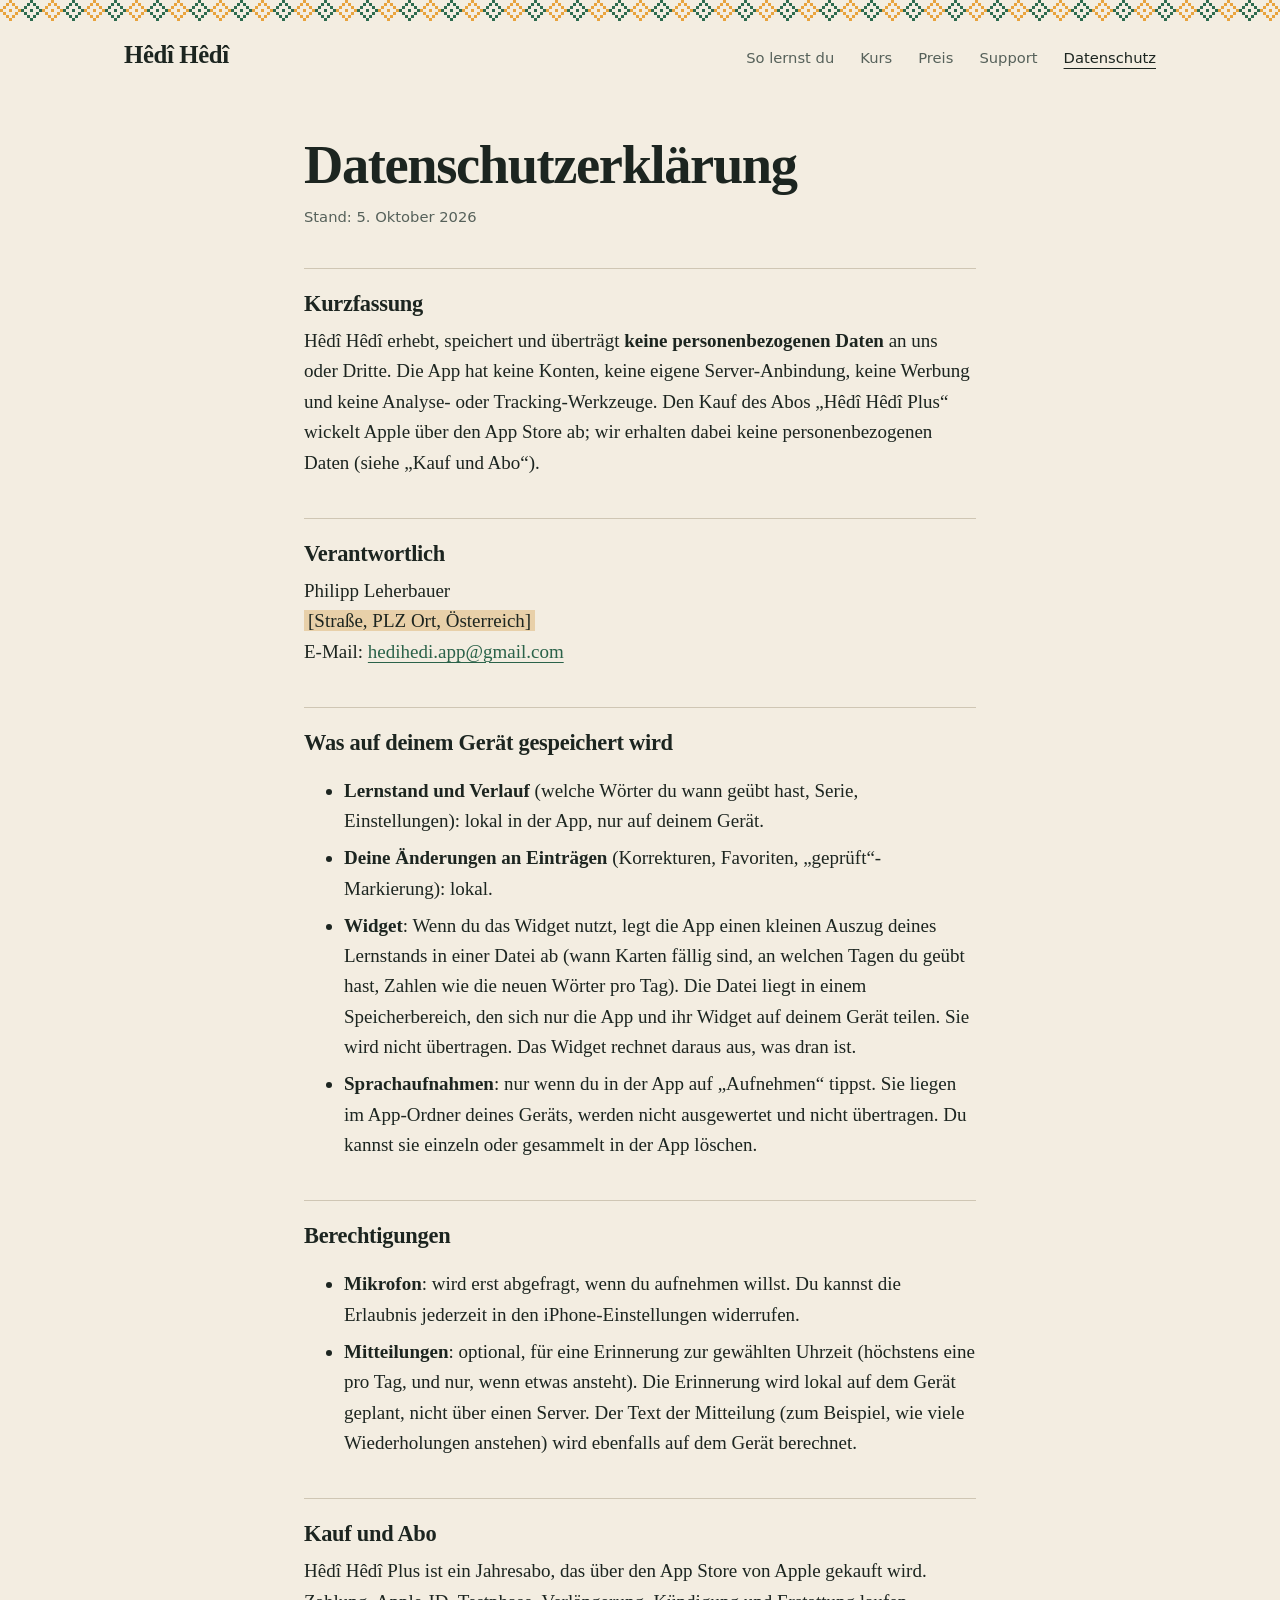
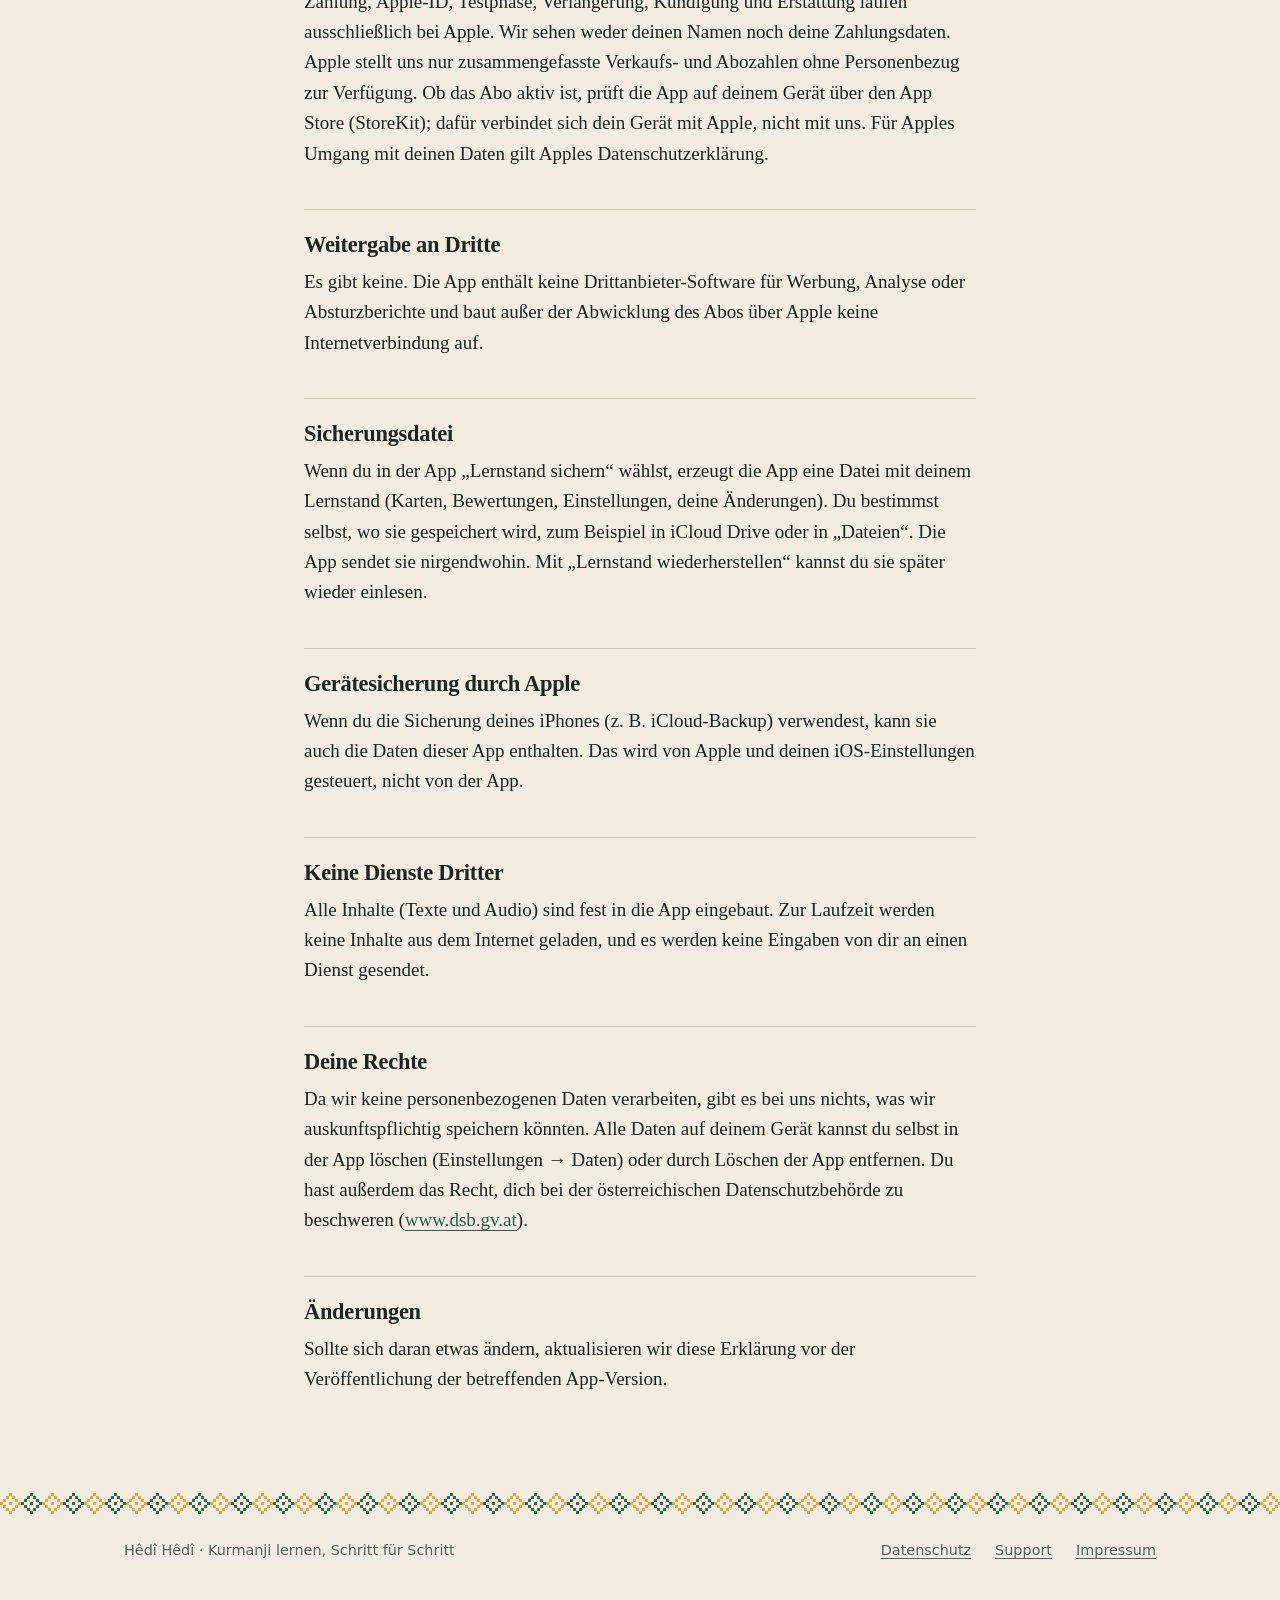
<file: public/datenschutz.html>
<!doctype html>
<html lang="de-AT">
<head>
<meta charset="utf-8">
<meta name="viewport" content="width=device-width, initial-scale=1">
<title>Datenschutzerklärung – Hêdî Hêdî</title>
<meta name="description" content="Datenschutzerklärung der App Hêdî Hêdî: keine personenbezogenen Daten, keine Konten, kein Tracking, alles bleibt auf deinem Gerät.">
<meta name="theme-color" content="#f3ede1">
<meta name="robots" content="index,follow">
<link rel="icon" type="image/png" sizes="32x32" href="bilder/favicon-32.png">
<link rel="apple-touch-icon" href="bilder/apple-touch-icon.png">
<link rel="stylesheet" href="style.css">
</head>
<body>
<a class="sprung" href="#inhalt">Zum Inhalt springen</a>
<div class="borte" aria-hidden="true"></div>
<header class="kopf">
  <div class="wrap">
    <a class="marke" href="./">Hêdî Hêdî</a>
    <nav aria-label="Hauptmenü">
      <a href="./#lernen">So lernst du</a>
      <a href="./#kurs">Kurs</a>
      <a href="./#preis">Preis</a>
      <a href="support.html">Support</a>
      <a href="datenschutz.html" aria-current="page">Datenschutz</a>
    </nav>
  </div>
</header>
<main class="text-seite" id="inhalt">
<h1>Datenschutzerklärung</h1>
<p class="sanft">Stand: 5. Oktober 2026</p>

<h2>Kurzfassung</h2>
<p>Hêdî Hêdî erhebt, speichert und überträgt <strong>keine personenbezogenen Daten</strong> an uns oder Dritte. Die App hat keine Konten, keine eigene Server-Anbindung, keine Werbung und keine Analyse- oder Tracking-Werkzeuge. Den Kauf des Abos „Hêdî Hêdî Plus“ wickelt Apple über den App Store ab; wir erhalten dabei keine personenbezogenen Daten (siehe „Kauf und Abo“).</p>

<h2>Verantwortlich</h2>
<p>Philipp Leherbauer<br><span class="platzhalter">[Straße, PLZ Ort, Österreich]</span><br>E-Mail: <a href="mailto:hedihedi.app@gmail.com">hedihedi.app@gmail.com</a></p>

<h2>Was auf deinem Gerät gespeichert wird</h2>
<ul>
  <li><strong>Lernstand und Verlauf</strong> (welche Wörter du wann geübt hast, Serie, Einstellungen): lokal in der App, nur auf deinem Gerät.</li>
  <li><strong>Deine Änderungen an Einträgen</strong> (Korrekturen, Favoriten, „geprüft“-Markierung): lokal.</li>
  <li><strong>Widget</strong>: Wenn du das Widget nutzt, legt die App einen kleinen Auszug deines Lernstands in einer Datei ab (wann Karten fällig sind, an welchen Tagen du geübt hast, Zahlen wie die neuen Wörter pro Tag). Die Datei liegt in einem Speicherbereich, den sich nur die App und ihr Widget auf deinem Gerät teilen. Sie wird nicht übertragen. Das Widget rechnet daraus aus, was dran ist.</li>
  <li><strong>Sprachaufnahmen</strong>: nur wenn du in der App auf „Aufnehmen“ tippst. Sie liegen im App-Ordner deines Geräts, werden nicht ausgewertet und nicht übertragen. Du kannst sie einzeln oder gesammelt in der App löschen.</li>
</ul>

<h2>Berechtigungen</h2>
<ul>
  <li><strong>Mikrofon</strong>: wird erst abgefragt, wenn du aufnehmen willst. Du kannst die Erlaubnis jederzeit in den iPhone-Einstellungen widerrufen.</li>
  <li><strong>Mitteilungen</strong>: optional, für eine Erinnerung zur gewählten Uhrzeit (höchstens eine pro Tag, und nur, wenn etwas ansteht). Die Erinnerung wird lokal auf dem Gerät geplant, nicht über einen Server. Der Text der Mitteilung (zum Beispiel, wie viele Wiederholungen anstehen) wird ebenfalls auf dem Gerät berechnet.</li>
</ul>

<h2>Kauf und Abo</h2>
<p>Hêdî Hêdî Plus ist ein Jahresabo, das über den App Store von Apple gekauft wird. Zahlung, Apple-ID, Testphase, Verlängerung, Kündigung und Erstattung laufen ausschließlich bei Apple. Wir sehen weder deinen Namen noch deine Zahlungsdaten. Apple stellt uns nur zusammengefasste Verkaufs- und Abozahlen ohne Personenbezug zur Verfügung. Ob das Abo aktiv ist, prüft die App auf deinem Gerät über den App Store (StoreKit); dafür verbindet sich dein Gerät mit Apple, nicht mit uns. Für Apples Umgang mit deinen Daten gilt Apples Datenschutzerklärung.</p>
<h2>Weitergabe an Dritte</h2>
<p>Es gibt keine. Die App enthält keine Drittanbieter-Software für Werbung, Analyse oder Absturzberichte und baut außer der Abwicklung des Abos über Apple keine Internetverbindung auf.</p>

<h2>Sicherungsdatei</h2>
<p>Wenn du in der App „Lernstand sichern“ wählst, erzeugt die App eine Datei mit deinem Lernstand (Karten, Bewertungen, Einstellungen, deine Änderungen). Du bestimmst selbst, wo sie gespeichert wird, zum Beispiel in iCloud Drive oder in „Dateien“. Die App sendet sie nirgendwohin. Mit „Lernstand wiederherstellen“ kannst du sie später wieder einlesen.</p>

<h2>Gerätesicherung durch Apple</h2>
<p>Wenn du die Sicherung deines iPhones (z. B. iCloud-Backup) verwendest, kann sie auch die Daten dieser App enthalten. Das wird von Apple und deinen iOS-Einstellungen gesteuert, nicht von der App.</p>

<h2>Keine Dienste Dritter</h2>
<p>Alle Inhalte (Texte und Audio) sind fest in die App eingebaut. Zur Laufzeit werden keine Inhalte aus dem Internet geladen, und es werden keine Eingaben von dir an einen Dienst gesendet.</p>

<h2>Deine Rechte</h2>
<p>Da wir keine personenbezogenen Daten verarbeiten, gibt es bei uns nichts, was wir auskunftspflichtig speichern könnten. Alle Daten auf deinem Gerät kannst du selbst in der App löschen (Einstellungen → Daten) oder durch Löschen der App entfernen. Du hast außerdem das Recht, dich bei der österreichischen Datenschutzbehörde zu beschweren (<a href="https://www.dsb.gv.at">www.dsb.gv.at</a>).</p>

<h2>Änderungen</h2>
<p>Sollte sich daran etwas ändern, aktualisieren wir diese Erklärung vor der Veröffentlichung der betreffenden App-Version.</p>

</main>
<footer class="fuss">
  <div class="borte" aria-hidden="true"></div>
  <div class="wrap">
    <span>Hêdî Hêdî · Kurmanji lernen, Schritt für Schritt</span>
    <nav aria-label="Rechtliches">
      <a href="datenschutz.html" aria-current="page">Datenschutz</a>
      <a href="support.html">Support</a>
      <a href="impressum.html">Impressum</a>
    </nav>
  </div>
</footer>
</body>
</html>
</file>
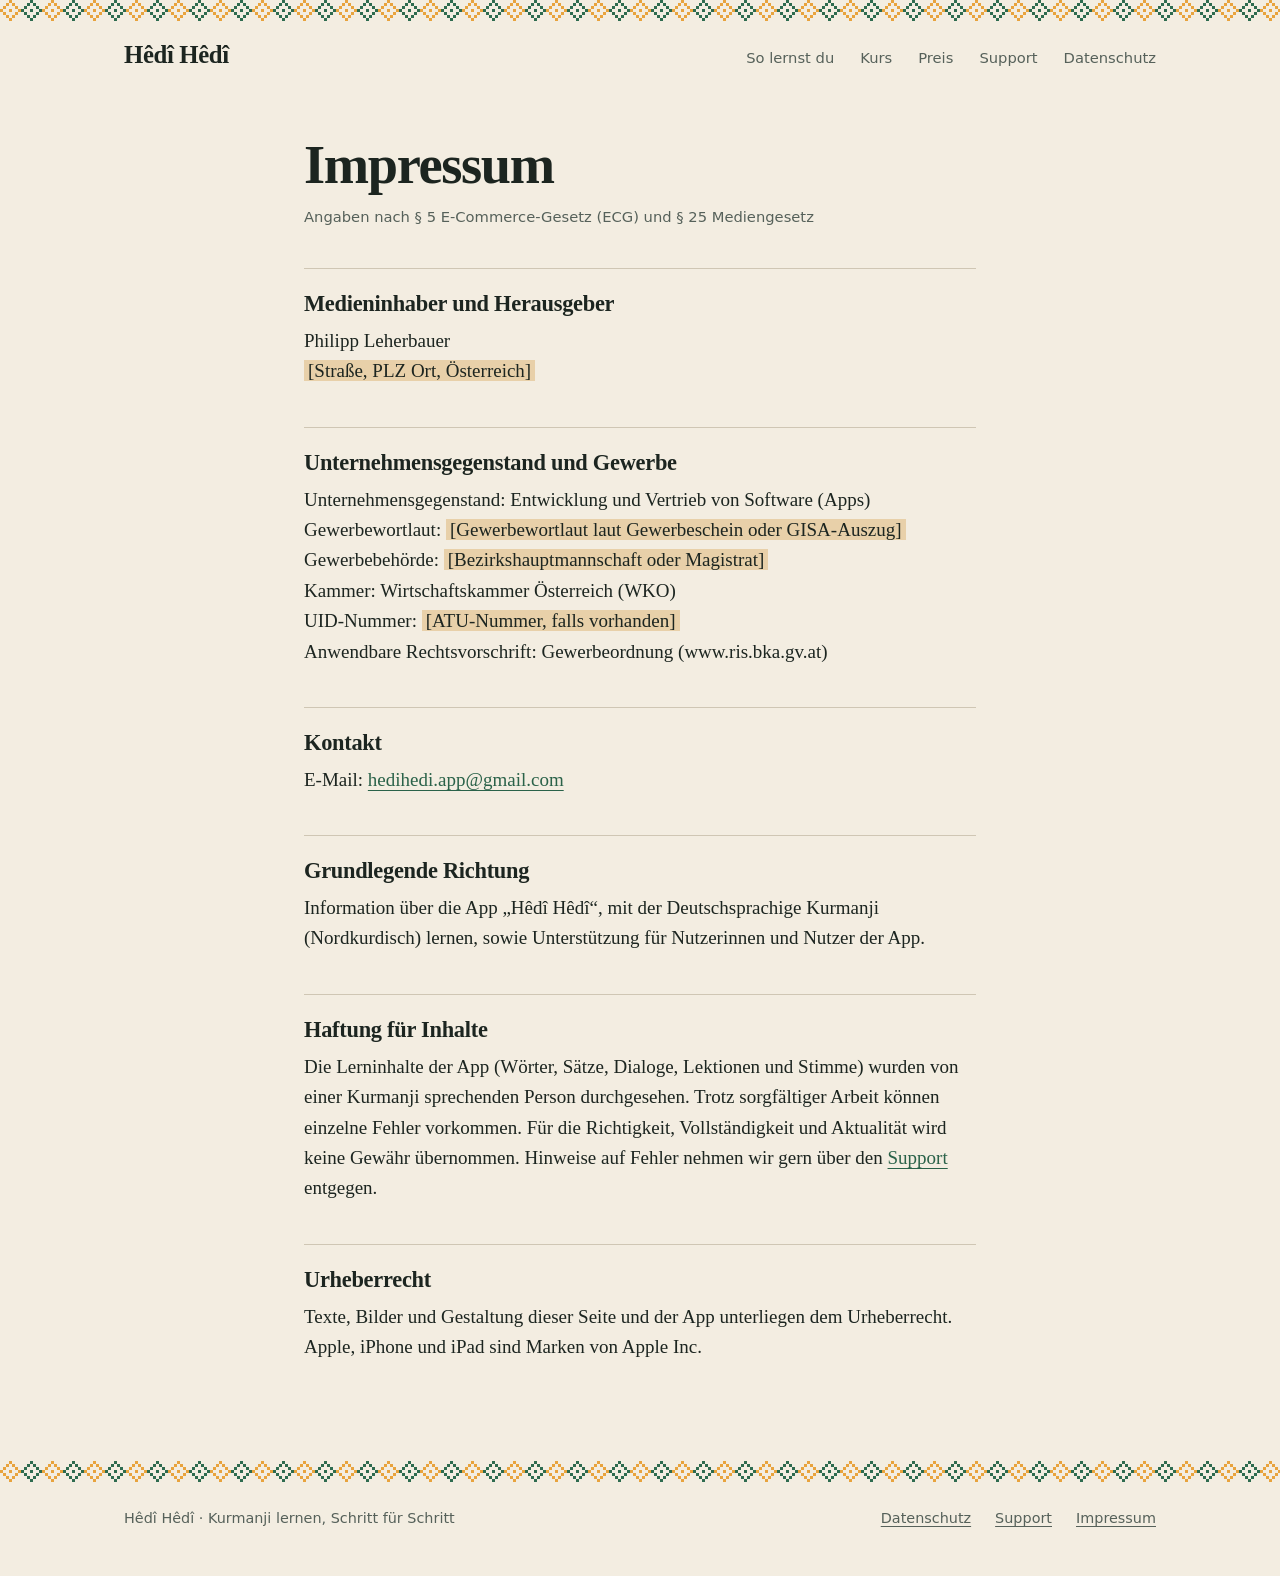
<file: public/impressum.html>
<!doctype html>
<html lang="de-AT">
<head>
<meta charset="utf-8">
<meta name="viewport" content="width=device-width, initial-scale=1">
<title>Impressum – Hêdî Hêdî</title>
<meta name="description" content="Impressum der Webseite zur App Hêdî Hêdî.">
<meta name="theme-color" content="#f3ede1">
<meta name="robots" content="noindex">
<link rel="icon" type="image/png" sizes="32x32" href="bilder/favicon-32.png">
<link rel="apple-touch-icon" href="bilder/apple-touch-icon.png">
<link rel="stylesheet" href="style.css">
</head>
<body>
<a class="sprung" href="#inhalt">Zum Inhalt springen</a>
<div class="borte" aria-hidden="true"></div>
<header class="kopf">
  <div class="wrap">
    <a class="marke" href="./">Hêdî Hêdî</a>
    <nav aria-label="Hauptmenü">
      <a href="./#lernen">So lernst du</a>
      <a href="./#kurs">Kurs</a>
      <a href="./#preis">Preis</a>
      <a href="support.html">Support</a>
      <a href="datenschutz.html">Datenschutz</a>
    </nav>
  </div>
</header>
<main class="text-seite" id="inhalt">
<h1>Impressum</h1>
<p class="sanft">Angaben nach § 5 E-Commerce-Gesetz (ECG) und § 25 Mediengesetz</p>
<!-- VOR DER VERÖFFENTLICHUNG: Platzhalter in [eckigen Klammern] ersetzen. Welche Angaben genau Pflicht sind, hängt von der
     Rechtsform ab (Privatperson, Einzelunternehmen, Verein). Im Zweifel bei der WKO oder einer Rechtsberatung nachfragen. -->
<h2>Medieninhaber und Herausgeber</h2>
<p>Philipp Leherbauer<br><span class="platzhalter">[Straße, PLZ Ort, Österreich]</span></p>
<h2>Unternehmensgegenstand und Gewerbe</h2>
<p>Unternehmensgegenstand: Entwicklung und Vertrieb von Software (Apps)<br>
Gewerbewortlaut: <span class="platzhalter">[Gewerbewortlaut laut Gewerbeschein oder GISA-Auszug]</span><br>
Gewerbebehörde: <span class="platzhalter">[Bezirkshauptmannschaft oder Magistrat]</span><br>
Kammer: Wirtschaftskammer Österreich (WKO)<br>
UID-Nummer: <span class="platzhalter">[ATU-Nummer, falls vorhanden]</span><br>
Anwendbare Rechtsvorschrift: Gewerbeordnung (www.ris.bka.gv.at)</p>
<h2>Kontakt</h2>
<p>E-Mail: <a href="mailto:hedihedi.app@gmail.com">hedihedi.app@gmail.com</a></p>
<h2>Grundlegende Richtung</h2>
<p>Information über die App „Hêdî Hêdî“, mit der Deutschsprachige Kurmanji (Nordkurdisch) lernen, sowie Unterstützung für Nutzerinnen und Nutzer der App.</p>
<h2>Haftung für Inhalte</h2>
<p>Die Lerninhalte der App (Wörter, Sätze, Dialoge, Lektionen und Stimme) wurden von einer Kurmanji sprechenden Person durchgesehen. Trotz sorgfältiger Arbeit können einzelne Fehler vorkommen. Für die Richtigkeit, Vollständigkeit und Aktualität wird keine Gewähr übernommen. Hinweise auf Fehler nehmen wir gern über den <a href="support.html">Support</a> entgegen.</p>
<h2>Urheberrecht</h2>
<p>Texte, Bilder und Gestaltung dieser Seite und der App unterliegen dem Urheberrecht. Apple, iPhone und iPad sind Marken von Apple Inc.</p>

</main>
<footer class="fuss">
  <div class="borte" aria-hidden="true"></div>
  <div class="wrap">
    <span>Hêdî Hêdî · Kurmanji lernen, Schritt für Schritt</span>
    <nav aria-label="Rechtliches">
      <a href="datenschutz.html">Datenschutz</a>
      <a href="support.html">Support</a>
      <a href="impressum.html" aria-current="page">Impressum</a>
    </nav>
  </div>
</footer>
</body>
</html>
</file>
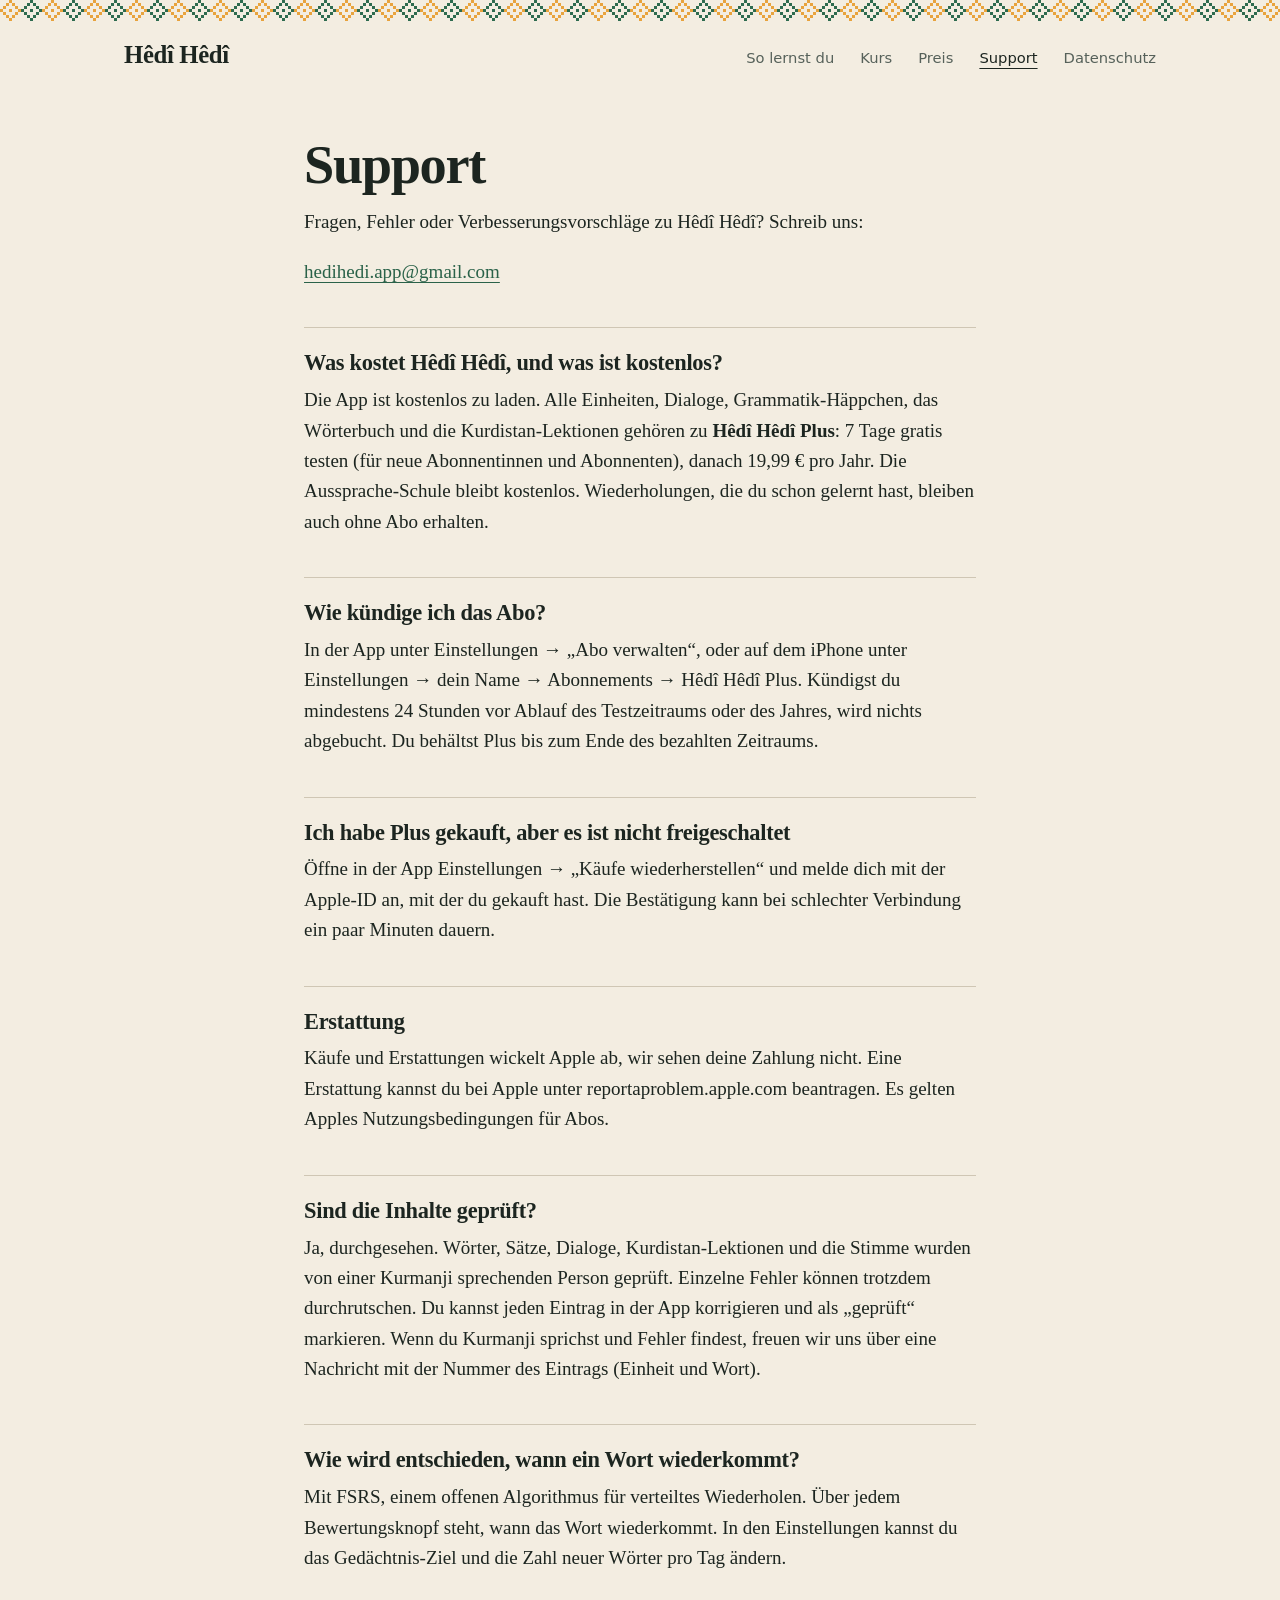
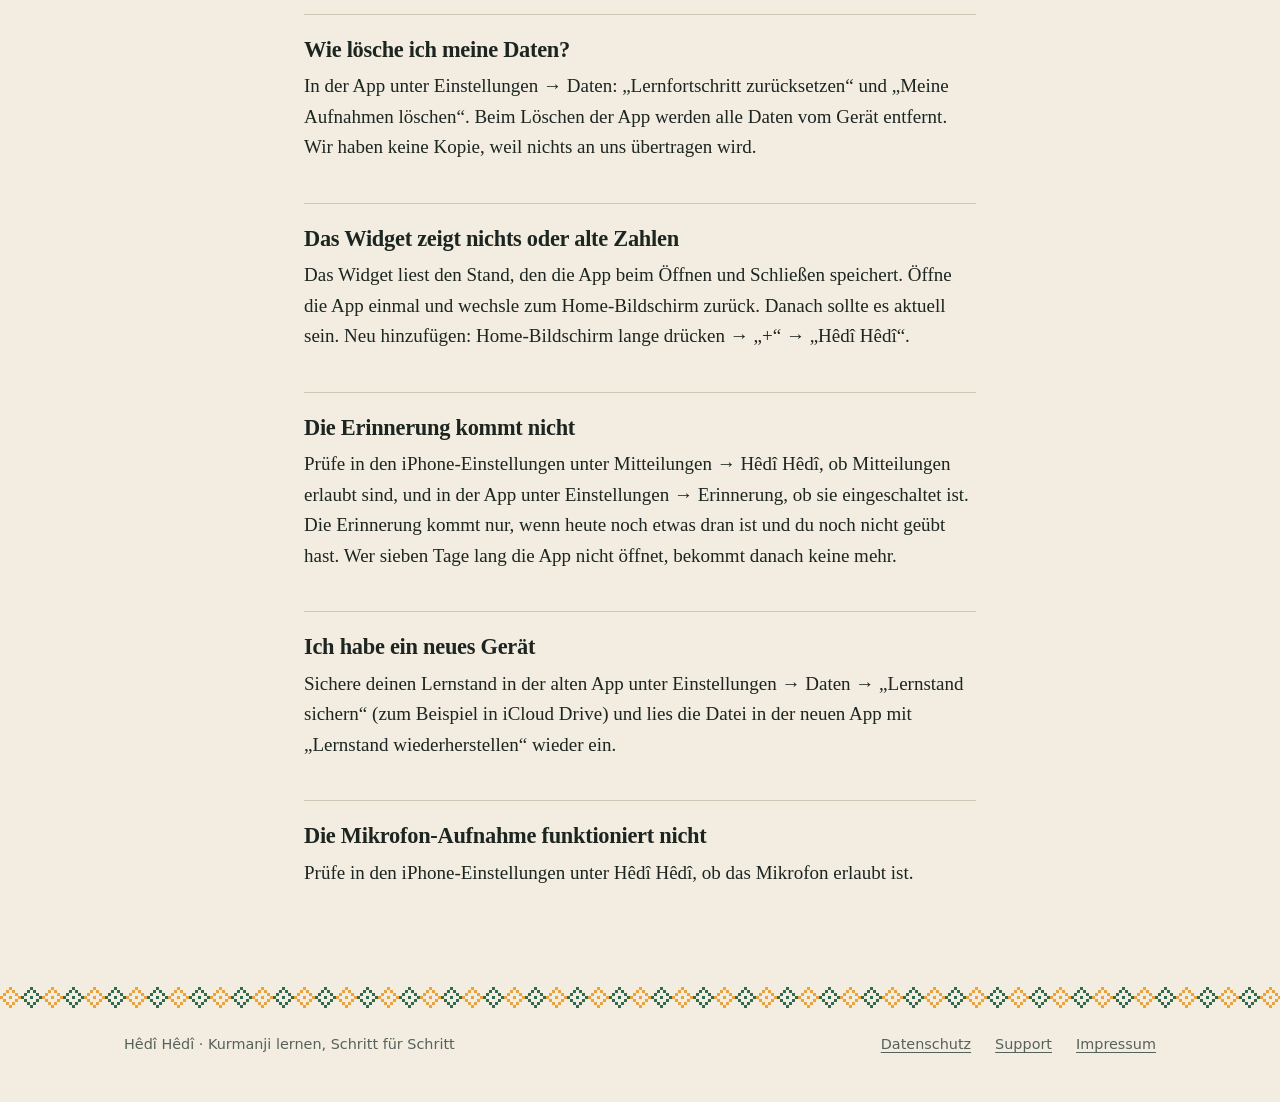
<file: public/support.html>
<!doctype html>
<html lang="de-AT">
<head>
<meta charset="utf-8">
<meta name="viewport" content="width=device-width, initial-scale=1">
<title>Support – Hêdî Hêdî</title>
<meta name="description" content="Support und Kontakt zur App Hêdî Hêdî: Fragen, Fehler und Verbesserungsvorschläge.">
<meta name="theme-color" content="#f3ede1">
<meta name="robots" content="index,follow">
<link rel="icon" type="image/png" sizes="32x32" href="bilder/favicon-32.png">
<link rel="apple-touch-icon" href="bilder/apple-touch-icon.png">
<link rel="stylesheet" href="style.css">
</head>
<body>
<a class="sprung" href="#inhalt">Zum Inhalt springen</a>
<div class="borte" aria-hidden="true"></div>
<header class="kopf">
  <div class="wrap">
    <a class="marke" href="./">Hêdî Hêdî</a>
    <nav aria-label="Hauptmenü">
      <a href="./#lernen">So lernst du</a>
      <a href="./#kurs">Kurs</a>
      <a href="./#preis">Preis</a>
      <a href="support.html" aria-current="page">Support</a>
      <a href="datenschutz.html">Datenschutz</a>
    </nav>
  </div>
</header>
<main class="text-seite" id="inhalt">
<h1>Support</h1>
<p>Fragen, Fehler oder Verbesserungsvorschläge zu Hêdî Hêdî? Schreib uns:</p>
<p><a href="mailto:hedihedi.app@gmail.com">hedihedi.app@gmail.com</a></p>
<h2>Was kostet Hêdî Hêdî, und was ist kostenlos?</h2>
<p>Die App ist kostenlos zu laden. Alle Einheiten, Dialoge, Grammatik-Häppchen, das Wörterbuch und die Kurdistan-Lektionen gehören zu <strong>Hêdî Hêdî Plus</strong>: 7 Tage gratis testen (für neue Abonnentinnen und Abonnenten), danach 19,99 € pro Jahr. Die Aussprache-Schule bleibt kostenlos. Wiederholungen, die du schon gelernt hast, bleiben auch ohne Abo erhalten.</p>
<h2>Wie kündige ich das Abo?</h2>
<p>In der App unter Einstellungen → „Abo verwalten“, oder auf dem iPhone unter Einstellungen → dein Name → Abonnements → Hêdî Hêdî Plus. Kündigst du mindestens 24 Stunden vor Ablauf des Testzeitraums oder des Jahres, wird nichts abgebucht. Du behältst Plus bis zum Ende des bezahlten Zeitraums.</p>
<h2>Ich habe Plus gekauft, aber es ist nicht freigeschaltet</h2>
<p>Öffne in der App Einstellungen → „Käufe wiederherstellen“ und melde dich mit der Apple-ID an, mit der du gekauft hast. Die Bestätigung kann bei schlechter Verbindung ein paar Minuten dauern.</p>
<h2>Erstattung</h2>
<p>Käufe und Erstattungen wickelt Apple ab, wir sehen deine Zahlung nicht. Eine Erstattung kannst du bei Apple unter reportaproblem.apple.com beantragen. Es gelten Apples Nutzungsbedingungen für Abos.</p>
<h2>Sind die Inhalte geprüft?</h2>
<p>Ja, durchgesehen. Wörter, Sätze, Dialoge, Kurdistan-Lektionen und die Stimme wurden von einer Kurmanji sprechenden Person geprüft. Einzelne Fehler können trotzdem durchrutschen. Du kannst jeden Eintrag in der App korrigieren und als „geprüft“ markieren. Wenn du Kurmanji sprichst und Fehler findest, freuen wir uns über eine Nachricht mit der Nummer des Eintrags (Einheit und Wort).</p>
<h2>Wie wird entschieden, wann ein Wort wiederkommt?</h2>
<p>Mit FSRS, einem offenen Algorithmus für verteiltes Wiederholen. Über jedem Bewertungsknopf steht, wann das Wort wiederkommt. In den Einstellungen kannst du das Gedächtnis-Ziel und die Zahl neuer Wörter pro Tag ändern.</p>
<h2>Wie lösche ich meine Daten?</h2>
<p>In der App unter Einstellungen → Daten: „Lernfortschritt zurücksetzen“ und „Meine Aufnahmen löschen“. Beim Löschen der App werden alle Daten vom Gerät entfernt. Wir haben keine Kopie, weil nichts an uns übertragen wird.</p>
<h2>Das Widget zeigt nichts oder alte Zahlen</h2>
<p>Das Widget liest den Stand, den die App beim Öffnen und Schließen speichert. Öffne die App einmal und wechsle zum Home-Bildschirm zurück. Danach sollte es aktuell sein. Neu hinzufügen: Home-Bildschirm lange drücken → „+“ → „Hêdî Hêdî“.</p>
<h2>Die Erinnerung kommt nicht</h2>
<p>Prüfe in den iPhone-Einstellungen unter Mitteilungen → Hêdî Hêdî, ob Mitteilungen erlaubt sind, und in der App unter Einstellungen → Erinnerung, ob sie eingeschaltet ist. Die Erinnerung kommt nur, wenn heute noch etwas dran ist und du noch nicht geübt hast. Wer sieben Tage lang die App nicht öffnet, bekommt danach keine mehr.</p>
<h2>Ich habe ein neues Gerät</h2>
<p>Sichere deinen Lernstand in der alten App unter Einstellungen → Daten → „Lernstand sichern“ (zum Beispiel in iCloud Drive) und lies die Datei in der neuen App mit „Lernstand wiederherstellen“ wieder ein.</p>
<h2>Die Mikrofon-Aufnahme funktioniert nicht</h2>
<p>Prüfe in den iPhone-Einstellungen unter Hêdî Hêdî, ob das Mikrofon erlaubt ist.</p>

</main>
<footer class="fuss">
  <div class="borte" aria-hidden="true"></div>
  <div class="wrap">
    <span>Hêdî Hêdî · Kurmanji lernen, Schritt für Schritt</span>
    <nav aria-label="Rechtliches">
      <a href="datenschutz.html">Datenschutz</a>
      <a href="support.html" aria-current="page">Support</a>
      <a href="impressum.html">Impressum</a>
    </nav>
  </div>
</footer>
</body>
</html>
</file>
<file: public/style.css>
/* Hêdî Hêdî – Webseite. Gestaltet wie ein gedrucktes Lehrbuch: Papier, Tinte, Serifenschrift, Haarlinien,
   Abbildungen mit Nummern. Farben wie in der App (Papier, Berggrün, Safran), hell und dunkel.
   Keine Schriften, Skripte oder Bilder von anderen Servern. */

:root {
  color-scheme: light dark;
  --papier: #f3ede1;
  --blatt: #faf6ed;          /* hellere Fläche hinter Abbildungen */
  --tinte: #1c2520;
  --sanft: #56615a;
  --linie: #cfc6b4;          /* Haarlinie */
  --gruen: #2a6249;          /* Text, Links */
  --knopf: #1c2520;          /* Fläche mit Papierschrift */
  --knopf-hover: #2a6249;
  --safran: #c98418;         /* Linien, Markierungen */
  --safran-text: #8a5200;    /* Schrift in Safran */
  --kilim: url(bilder/kilim-hell.svg);
  --breite: 1080px;
  --serif: ui-serif, "New York", "Iowan Old Style", "Palatino Linotype", Palatino, Georgia, serif;
  --sans: ui-sans-serif, system-ui, -apple-system, "Segoe UI", Roboto, sans-serif;
}
@media (prefers-color-scheme: dark) {
  :root {
    --papier: #111915;
    --blatt: #18221d;
    --tinte: #ebe4d3;
    --sanft: #a6b1a9;
    --linie: #35423a;
    --gruen: #8cc3a2;
    --knopf: #ebe4d3;
    --knopf-hover: #8cc3a2;
    --safran: #e0a640;
    --safran-text: #e8b45a;
    --kilim: url(bilder/kilim-dunkel.svg);
  }
}

* { box-sizing: border-box; }
html { scroll-behavior: smooth; -webkit-text-size-adjust: 100%; scroll-padding-top: 12px; }
@media (prefers-reduced-motion: reduce) { html { scroll-behavior: auto; } * { transition: none !important; } }
body { margin: 0; background: var(--papier); color: var(--tinte); font: 19px/1.6 var(--serif); font-kerning: normal; hyphens: manual; }
img, video { max-width: 100%; height: auto; display: block; }
a { color: var(--gruen); text-underline-offset: .2em; text-decoration-thickness: 1px; }
a:hover { color: var(--tinte); }
:focus-visible { outline: 3px solid var(--safran); outline-offset: 3px; }
h1, h2, h3 { font-family: var(--serif); font-weight: 700; margin: 0; letter-spacing: -.012em; }
h1 { font-size: clamp(2.9rem, 8vw, 5.6rem); line-height: .98; letter-spacing: -.025em; }
h2 { font-size: clamp(1.9rem, 3.6vw, 2.7rem); line-height: 1.08; }
h3 { font-size: 1.3rem; line-height: 1.2; }
p { margin: 0 0 1em; }
em { font-style: italic; }
.sanft { color: var(--sanft); }
.klein { font-size: .9rem; }

.sprung { position: absolute; left: -999px; top: 8px; background: var(--knopf); color: var(--papier); padding: 10px 16px; z-index: 20; font-family: var(--sans); }
.sprung:focus { left: 8px; }

.wrap { max-width: var(--breite); margin: 0 auto; padding: 0 24px; }
.borte { height: 21px; background: var(--kilim) repeat-x left center; }

/* Kopf: Name wie ein Buchtitel, Menü klein darunter oder daneben */
.kopf .wrap { display: flex; align-items: baseline; justify-content: space-between; gap: 12px 32px; padding-top: 22px; padding-bottom: 20px; flex-wrap: wrap; }
.marke { font: 700 1.55rem/1 var(--serif); letter-spacing: -.015em; color: var(--tinte); text-decoration: none; white-space: nowrap; }
.marke:hover { color: var(--gruen); }
.kopf nav { display: flex; gap: 6px 26px; flex-wrap: wrap; font: 500 .92rem var(--sans); }
.kopf nav a { color: var(--sanft); text-decoration: none; padding: 4px 0; }
.kopf nav a:hover, .kopf nav a[aria-current] { color: var(--tinte); text-decoration: underline; text-decoration-thickness: 1px; text-underline-offset: .35em; }

/* Knöpfe: eckig, wie ein Stempel. Der Pfeil steht im Stil, nicht im Text (Tools/webseite_appstore.py ersetzt den Text). */
.knopf { display: inline-flex; align-items: center; gap: 10px; background: var(--knopf); color: var(--papier); font: 600 .98rem/1 var(--sans); padding: 15px 22px; border: 1px solid var(--knopf); border-radius: 2px; text-decoration: none; }
.knopf::after { content: "→"; font-weight: 400; }
.knopf:hover { background: var(--knopf-hover); border-color: var(--knopf-hover); color: var(--papier); }
.knopf.klein { padding: 10px 16px; font-size: .9rem; }
.knopf.klein::after { content: none; }
.weiter { font: 500 .98rem var(--sans); color: var(--tinte); text-underline-offset: .3em; }
.aktionen { display: flex; flex-wrap: wrap; gap: 14px 28px; align-items: center; }

/* Titelblatt */
.titelblatt { padding: 56px 0 70px; }
.titelblatt .wrap { display: grid; grid-template-columns: minmax(0, 1.55fr) minmax(0, 1fr); gap: 0 64px; align-items: start; }
.kopfzeile { font: 600 .78rem/1.3 var(--sans); letter-spacing: .14em; text-transform: uppercase; color: var(--safran-text); margin: 0 0 22px; }
.titelblatt h1 em { color: var(--gruen); font-weight: 700; white-space: nowrap; }
.vorwort { font-size: clamp(1.25rem, 2.2vw, 1.55rem); line-height: 1.42; margin: 28px 0 34px; max-width: 30em; }
.klein-print { font: .86rem/1.5 var(--sans); color: var(--sanft); margin-top: 18px; max-width: 34em; }
.randnotiz { border-left: 3px solid var(--safran); padding: 2px 0 2px 16px; margin: 40px 0 0; font-size: 1rem; line-height: 1.5; color: var(--sanft); max-width: 34em; }
.randnotiz strong { color: var(--tinte); font-style: italic; font-weight: 600; }
.titelblatt .abb { margin-top: 10px; }

/* Wort für Wort: der Beispielsatz mit Übersetzung unter jedem Wort */
.gloss { margin: 36px 0 0; padding: 22px 0 0; border-top: 1px solid var(--tinte); max-width: 36em; }
.gloss .worte { display: flex; flex-wrap: wrap; gap: 8px 22px; }
.gloss .w { display: flex; flex-direction: column; }
.gloss .ku { font: italic 600 clamp(1.7rem, 3.4vw, 2.4rem)/1.1 var(--serif); }
.gloss .de { font: .88rem/1.3 var(--sans); color: var(--sanft); border-top: 1px solid var(--linie); margin-top: 7px; padding-top: 5px; }
.gloss figcaption { font: .86rem/1.5 var(--sans); color: var(--sanft); margin-top: 16px; }

/* Abschnitte: links der Rand mit Nummer und Thema, rechts der Text */
.abschnitt { border-top: 1px solid var(--tinte); padding: 46px 0 68px; }
.zeile { display: grid; grid-template-columns: 180px minmax(0, 1fr); gap: 0 56px; }
.rand { padding-top: .45rem; }
.rand .nr { display: block; font: italic 600 1.15rem/1 var(--serif); color: var(--safran-text); margin-bottom: 8px; }
.rand .thema { font: 600 .76rem/1.35 var(--sans); letter-spacing: .14em; text-transform: uppercase; color: var(--sanft); }
.haupt > h2 { margin-bottom: 20px; max-width: 18em; }
.haupt > .lead { font-size: clamp(1.2rem, 2vw, 1.45rem); line-height: 1.45; max-width: 34em; margin-bottom: 40px; }
.haupt > p { max-width: 36em; }

/* Abbildungen: Bildschirmfoto wie ein aufgeklebter Druck, darunter Nummer und Legende */
.abb { margin: 0; }
.abb .bild { background: var(--blatt); border: 1px solid var(--linie); padding: 10px; }
.abb img { border-radius: 16px; width: 100%; }
.abb figcaption { font: .84rem/1.45 var(--sans); color: var(--sanft); margin-top: 9px; }
.abb figcaption b { color: var(--tinte); font-weight: 600; margin-right: 6px; }

.drei { display: grid; grid-template-columns: repeat(3, minmax(0, 1fr)); gap: 0 36px; }
.drei h3 { margin: 22px 0 8px; }
.drei p { color: var(--sanft); font-size: 1rem; line-height: 1.55; }
.drei .kuerzel { font: 600 .74rem var(--sans); letter-spacing: .14em; text-transform: uppercase; color: var(--safran-text); display: block; margin-top: 22px; }
.drei .kuerzel + h3 { margin-top: 6px; }

/* Film */
.film { display: grid; grid-template-columns: minmax(0, 1fr) 250px; gap: 0 56px; align-items: start; }
.film h2 { margin-bottom: 20px; max-width: 14em; }
.film .lead { font-size: clamp(1.2rem, 2vw, 1.45rem); line-height: 1.45; margin-bottom: 22px; }
.film p { max-width: 34em; }
.film figure { margin: 0; }
.film .bild { background: #000; border: 1px solid var(--linie); padding: 0; }
.film video { width: 100%; background: #000; }

/* Inhaltsverzeichnis wie im Lehrbuch: Nummer, Titel, Leerpunkte, Zahl */
.stufen { display: grid; grid-template-columns: repeat(2, minmax(0, 1fr)); gap: 0 56px; margin-bottom: 44px; }
.stufen > div { margin-bottom: 30px; }
.stufen.lektionen { grid-template-columns: minmax(0, 1fr); }
.verz-paar { display: grid; grid-template-columns: repeat(2, minmax(0, 1fr)); gap: 0 56px; margin-bottom: 44px; }
.verz-titel { font: 600 .76rem/1.3 var(--sans); letter-spacing: .14em; text-transform: uppercase; color: var(--sanft); margin: 0 0 6px; padding-bottom: 8px; border-bottom: 1px solid var(--tinte); }
.verz { list-style: none; margin: 0; padding: 0; }
.verz li { display: flex; align-items: baseline; gap: 10px; padding: 8px 0; font-size: 1.05rem; line-height: 1.3; }
.verz .n { font: italic 600 .95rem var(--serif); color: var(--safran-text); min-width: 1.9ch; text-align: right; }
.verz .p { flex: 1; min-width: 14px; align-self: flex-end; height: 3px; margin-bottom: 5px; background: radial-gradient(circle, var(--sanft) 1px, transparent 1.4px) repeat-x left center / 7px 3px; opacity: .55; }
.verz .z { font: .86rem var(--sans); color: var(--sanft); font-variant-numeric: tabular-nums; white-space: nowrap; }

/* Definitionsliste: Begriff links, Erklärung rechts, getrennt durch Haarlinien */
.begriffe { margin: 0; border-top: 1px solid var(--linie); max-width: 44em; }
.begriffe > div { display: grid; grid-template-columns: minmax(0, 12em) minmax(0, 1fr); gap: 4px 28px; padding: 14px 0; border-bottom: 1px solid var(--linie); }
.begriffe dt { font-weight: 700; }
.begriffe dd { margin: 0; color: var(--sanft); font-size: 1rem; line-height: 1.55; }

.bilder-2 { display: grid; grid-template-columns: minmax(0, 1fr) minmax(0, 2fr); gap: 0 36px; margin-top: 44px; align-items: end; }
.bilder-2 .widgets { margin-top: 0; padding-bottom: 6px; }
.abb-paar { display: grid; grid-template-columns: repeat(3, minmax(0, 1fr)); gap: 0 36px; margin-top: 44px; }

/* Wiederholen: Kurve */
.diagramm { margin: 36px 0 0; max-width: 40em; }
.diagramm svg { width: 100%; height: auto; display: block; }
.diagramm figcaption { font: .84rem/1.45 var(--sans); color: var(--sanft); margin-top: 8px; }
.kurve { stroke: var(--gruen); }
.kurve-leise { stroke: var(--sanft); }
.achse { stroke: var(--tinte); }
.punkt { fill: var(--safran); }
.diagramm text { fill: var(--sanft); font: italic 600 16px var(--serif); }

.widgets { display: flex; gap: 22px; align-items: flex-end; flex-wrap: wrap; margin-top: 40px; }
.widgets .w1 { width: 150px; }
.widgets .w2 { width: 300px; max-width: 100%; }
.widgets img { border-radius: 22px; }

/* Preis */
.preis { display: grid; grid-template-columns: 1fr 1.25fr 1.45fr; border-top: 1px solid var(--tinte); border-bottom: 1px solid var(--tinte); margin: 6px 0 32px; max-width: 48em; }
.preis > div { padding: 22px 20px 20px 0; }
.preis > div + div { padding-left: 22px; border-left: 1px solid var(--linie); }
.preis .was { font: 600 .74rem var(--sans); letter-spacing: .14em; text-transform: uppercase; color: var(--sanft); display: block; margin-bottom: 8px; }
.preis .wert { font: 700 clamp(1.35rem, 2.6vw, 1.9rem)/1.1 var(--serif); letter-spacing: -.015em; display: block; white-space: nowrap; }
.preis .zusatz { font: .84rem/1.4 var(--sans); color: var(--sanft); display: block; margin-top: 6px; }

/* FAQ: Haarlinien statt Kästen */
.faq { max-width: 44em; border-top: 1px solid var(--linie); }
details { border-bottom: 1px solid var(--linie); }
summary { cursor: pointer; font-weight: 700; padding: 16px 0; list-style: none; display: flex; justify-content: space-between; gap: 20px; }
summary::-webkit-details-marker { display: none; }
summary::after { content: "+"; font: 400 1.5rem/1 var(--sans); color: var(--safran-text); }
details[open] summary::after { content: "–"; }
details p { color: var(--sanft); font-size: 1rem; line-height: 1.6; padding-bottom: 6px; max-width: 38em; }

/* Abschluss und Fuß */
.abschluss { border-top: 1px solid var(--tinte); padding: 64px 0 70px; }
.abschluss h2 { font-size: clamp(2.4rem, 6.4vw, 4.6rem); line-height: 1; letter-spacing: -.025em; margin-bottom: 18px; }
.abschluss h2 em { color: var(--gruen); }
.abschluss p { font-size: 1.25rem; max-width: 30em; color: var(--sanft); margin-bottom: 28px; }
.fuss { padding: 0 0 46px; color: var(--sanft); font: .9rem/1.5 var(--sans); }
.fuss .borte { margin-bottom: 26px; }
.fuss .wrap { display: flex; flex-wrap: wrap; gap: 12px 32px; justify-content: space-between; align-items: baseline; }
.fuss nav { display: flex; gap: 8px 24px; flex-wrap: wrap; }
.fuss a { color: var(--sanft); }
.fuss a:hover { color: var(--tinte); }

/* Rechtstexte (Datenschutz, Support, Impressum) */
.text-seite { max-width: 720px; margin: 0 auto; padding: 48px 24px 80px; }
.text-seite h1 { font-size: clamp(2.2rem, 5.5vw, 3.4rem); line-height: 1.02; margin: 0 0 14px; }
.text-seite h2 { font-size: 1.4rem; margin: 40px 0 8px; padding-top: 22px; border-top: 1px solid var(--linie); line-height: 1.2; }
.text-seite p.sanft { font: .92rem/1.4 var(--sans); }
.text-seite li { margin-bottom: .35em; }
.text-seite .platzhalter, .platzhalter { background: color-mix(in srgb, var(--safran) 28%, transparent); padding: 0 4px; }

@media (max-width: 900px) {
  .titelblatt .wrap { grid-template-columns: 1fr; gap: 44px 0; }
  .titelblatt .abb { max-width: 320px; }
  .zeile { grid-template-columns: 1fr; gap: 0; }
  .rand { display: flex; align-items: baseline; gap: 14px; padding: 0 0 18px; }
  .rand .nr { margin: 0; }
  .drei, .abb-paar, .bilder-2 { grid-template-columns: 1fr; gap: 40px 0; }
  .bilder-2 .abb:first-child { max-width: 300px; }
  .drei .abb, .abb-paar .abb { max-width: 300px; }
  .film { grid-template-columns: 1fr; gap: 28px 0; }
  .film figure { max-width: 260px; }
  .verz-paar, .stufen { grid-template-columns: 1fr; gap: 0; }
  .abschnitt { padding: 38px 0 54px; }
}
@media (max-width: 640px) {
  body { font-size: 18px; }
  .kopf .wrap { padding-top: 16px; padding-bottom: 14px; flex-wrap: nowrap; align-items: center; }
  .kopf nav a:not([href^="support"]):not([href^="datenschutz"]) { display: none; } /* Startseite: Menü entfällt, die Seite ist ein langer Text */
  .kopf nav { gap: 16px; }
  .marke { font-size: 1.35rem; }
  .kopf .knopf.klein { padding: 9px 12px; font-size: .84rem; white-space: nowrap; }
  .titelblatt { padding: 32px 0 50px; }
  .preis { grid-template-columns: 1fr; }
  .preis > div + div { padding-left: 0; border-left: 0; border-top: 1px solid var(--linie); }
  .begriffe > div { grid-template-columns: 1fr; }
}
</file>
